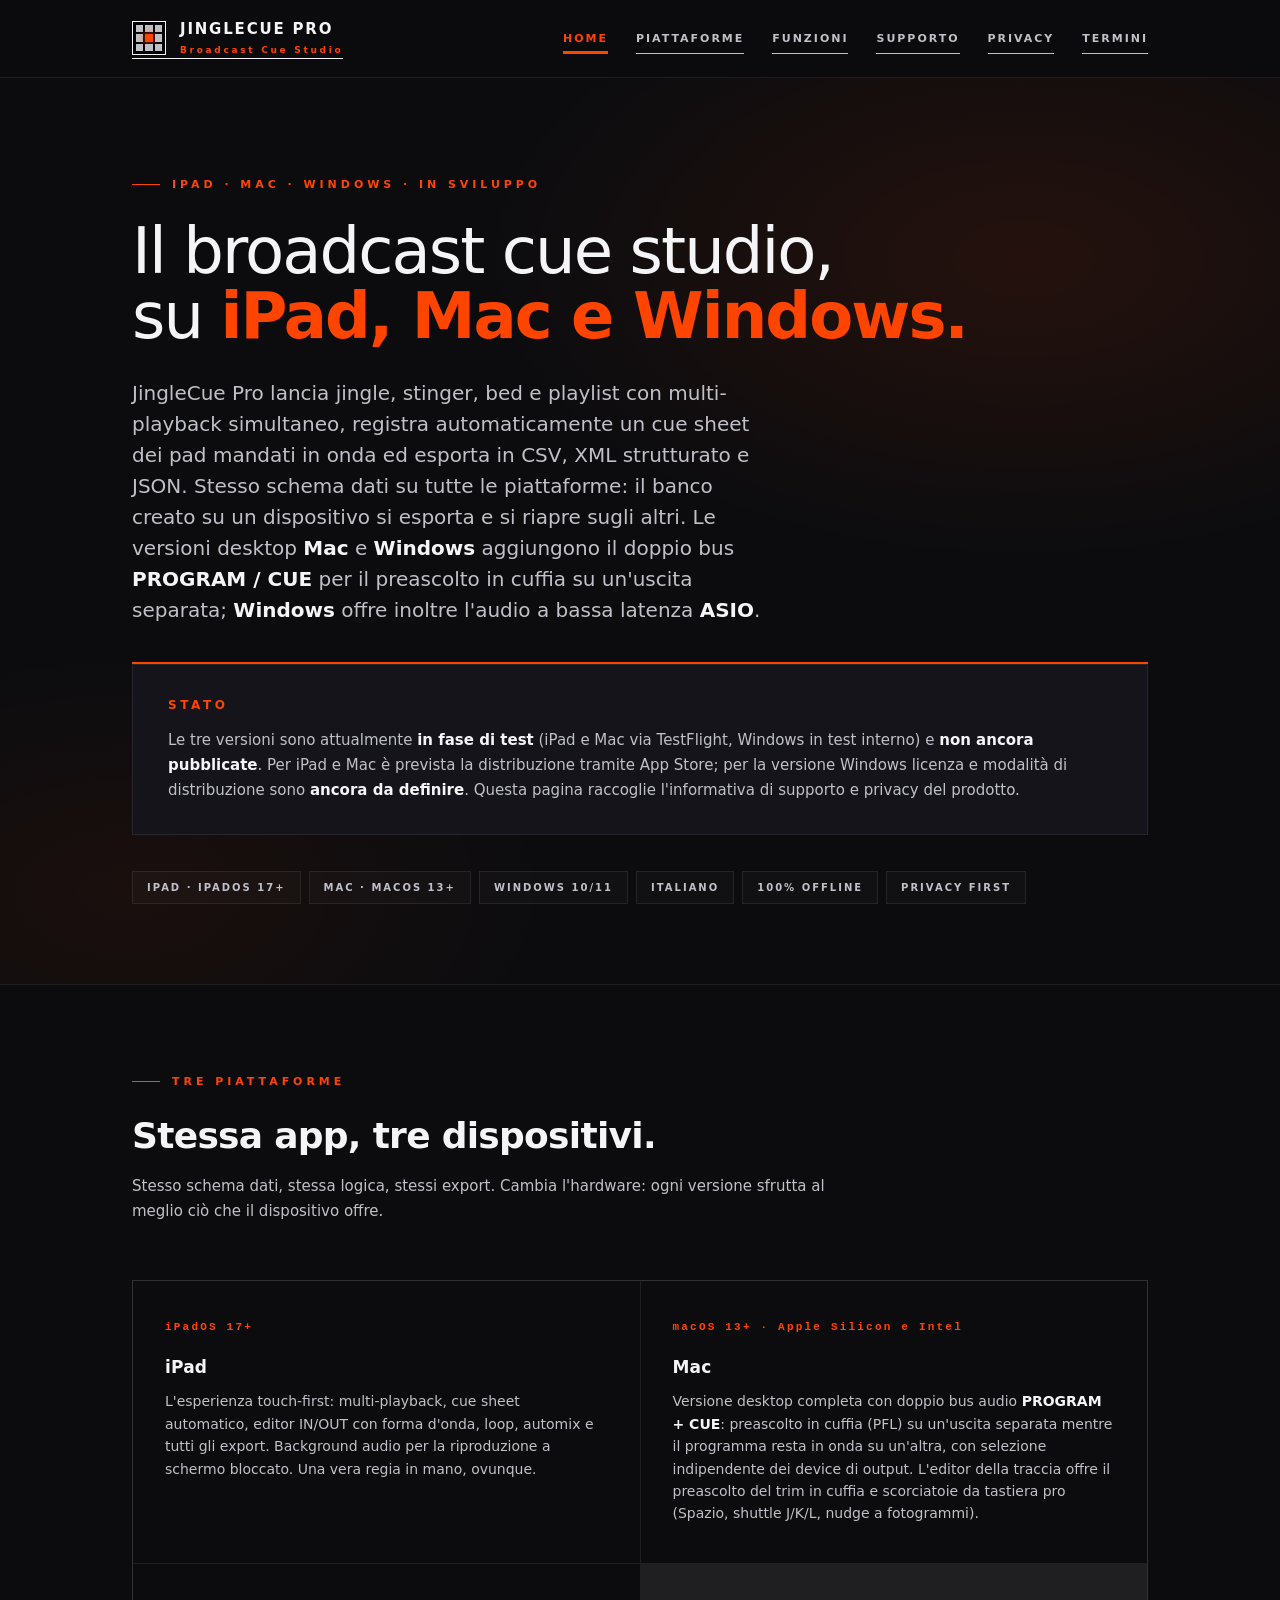
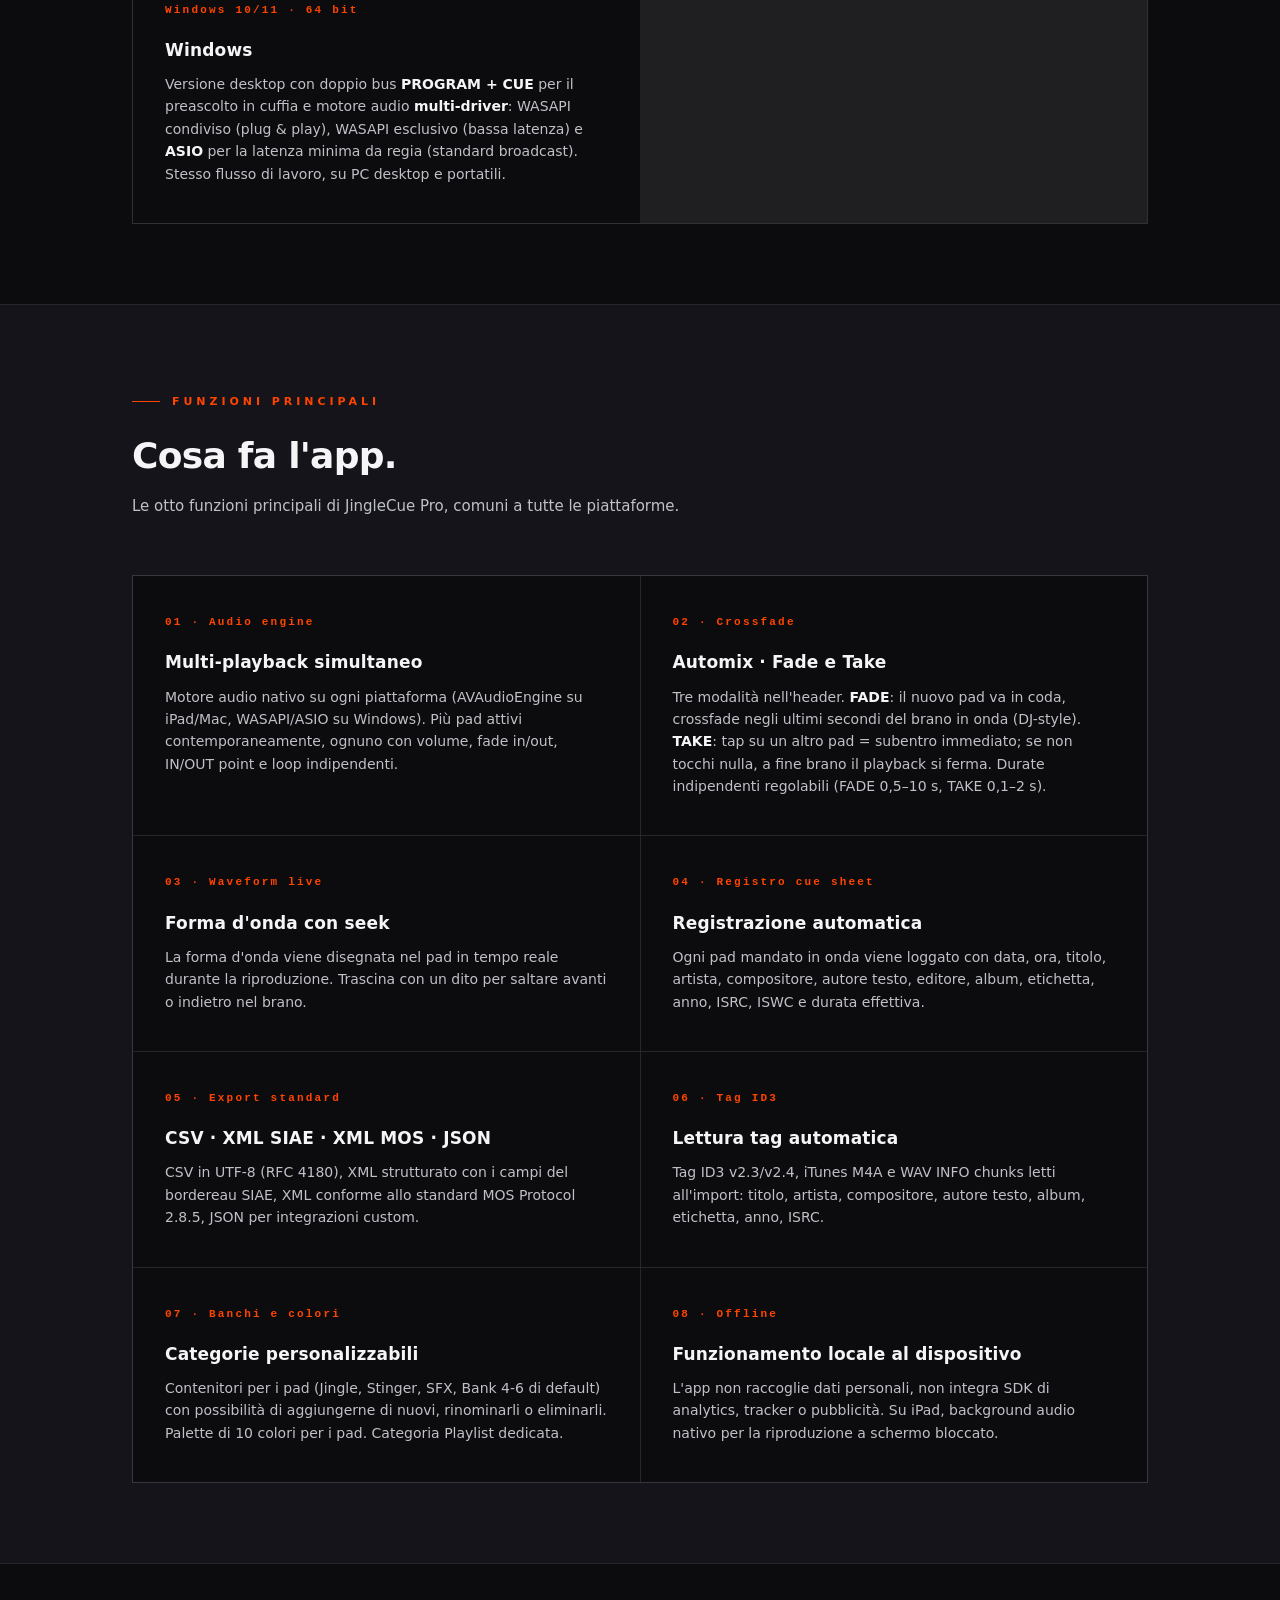
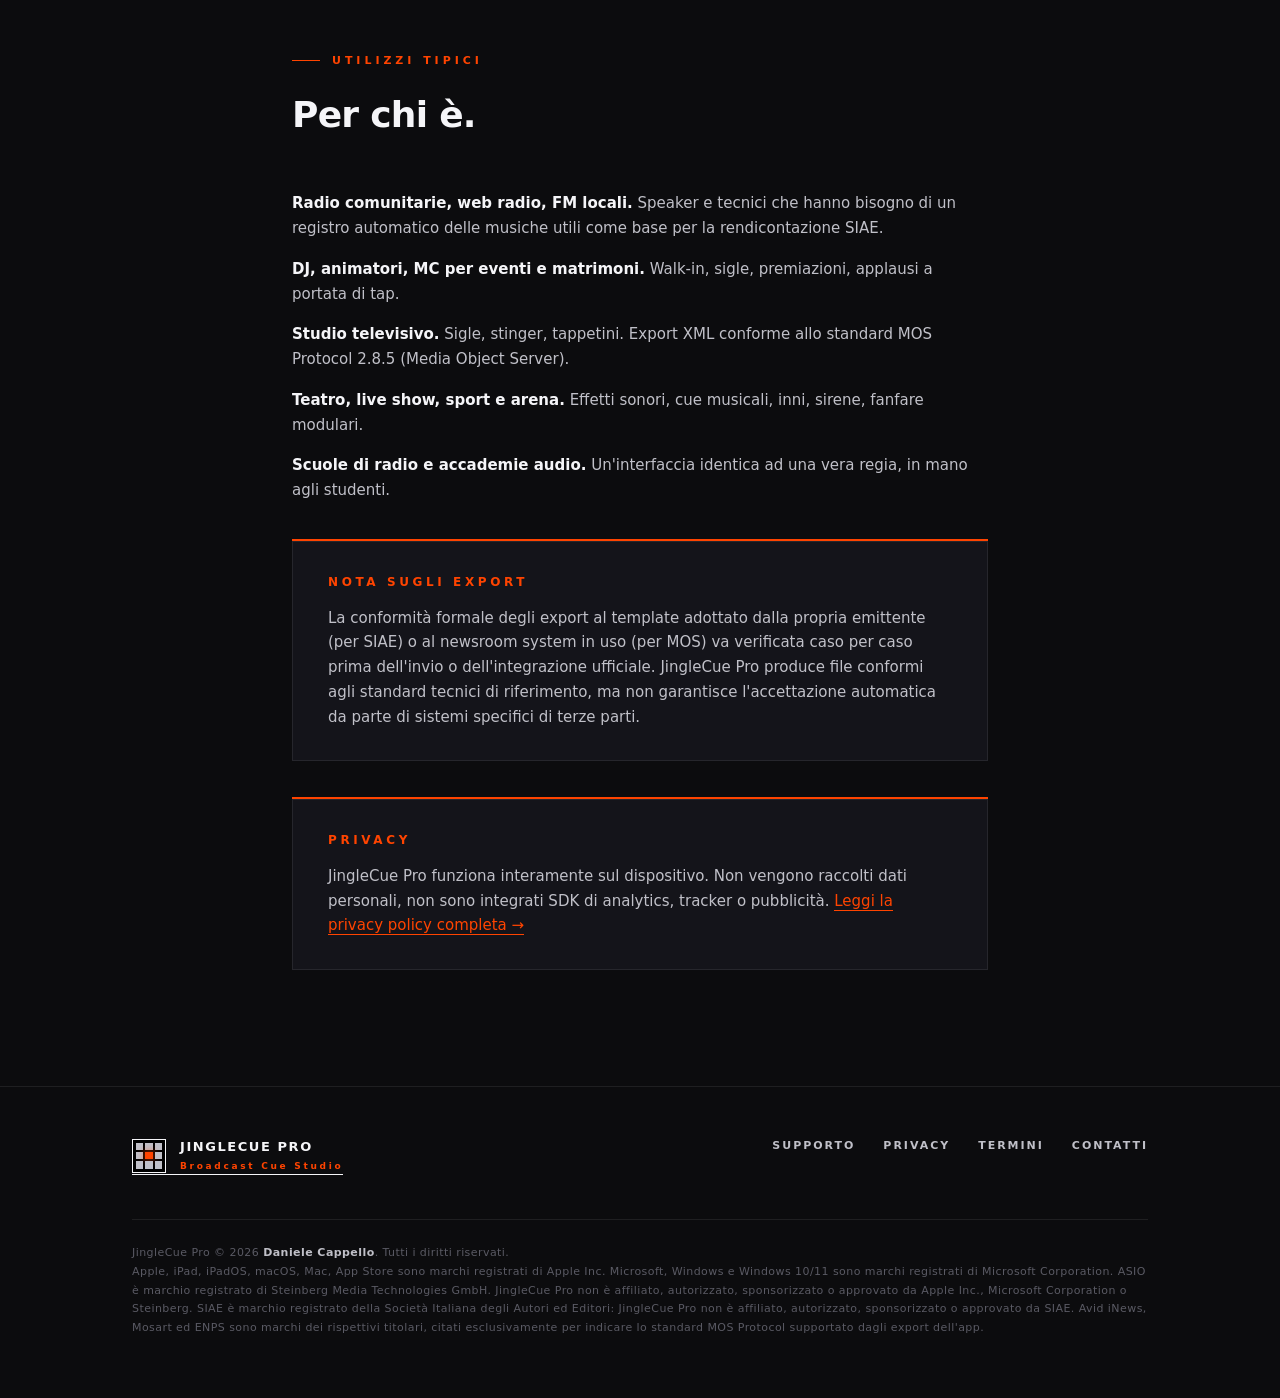
<file: index.html>
<!DOCTYPE html>
<html lang="it">
<head>
<meta charset="UTF-8">
<meta name="viewport" content="width=device-width, initial-scale=1">
<title>JingleCue Pro — Broadcast Cue Studio per iPad, Mac e Windows</title>
<meta name="description" content="JingleCue Pro è un cue studio broadcast multipiattaforma per iPad, Mac e Windows: multi-playback, registro cue sheet automatico, export XML strutturati conformi agli standard di settore. Le versioni desktop Mac e Windows aggiungono il doppio bus PROGRAM/CUE per il preascolto in cuffia. In sviluppo, attualmente in fase di test.">
<meta name="theme-color" content="#0c0c0e">
<link rel="stylesheet" href="shared.css">
</head>
<body>

<nav class="top">
  <div class="inner">
    <a href="index.html" class="logo">
      <div class="logo-mark">
        <span></span><span></span><span></span>
        <span></span><span></span><span></span>
        <span></span><span></span><span></span>
      </div>
      <div class="logo-text">
        <span class="name">JingleCue Pro</span>
        <span class="sub">Broadcast Cue Studio</span>
      </div>
    </a>
    <div class="links">
      <a href="index.html" class="active">Home</a>
      <a href="#piattaforme">Piattaforme</a>
      <a href="#funzioni">Funzioni</a>
      <a href="support.html">Supporto</a>
      <a href="privacy.html">Privacy</a>
        <a href="terms.html">Termini</a>
</div>
  </div>
</nav>

<section class="hero">
  <div class="container">
    <div class="eyebrow">iPad · Mac · Windows · In sviluppo</div>
    <h1>
      Il broadcast cue studio,<br>
      su <em>iPad, Mac e Windows.</em>
    </h1>
    <p class="lead">
      JingleCue Pro lancia jingle, stinger, bed e playlist con multi-playback
      simultaneo, registra automaticamente un cue sheet dei pad mandati in onda
      ed esporta in CSV, XML strutturato e JSON. Stesso schema dati su tutte le
      piattaforme: il banco creato su un dispositivo si esporta e si riapre sugli
      altri. Le versioni desktop <strong>Mac</strong> e <strong>Windows</strong>
      aggiungono il doppio bus <strong>PROGRAM / CUE</strong> per il preascolto in
      cuffia su un'uscita separata; <strong>Windows</strong> offre inoltre l'audio
      a bassa latenza <strong>ASIO</strong>.
    </p>

    <div class="box" style="margin-top: 36px;">
      <h3>Stato</h3>
      <p>
        Le tre versioni sono attualmente <strong>in fase di test</strong>
        (iPad e Mac via TestFlight, Windows in test interno) e
        <strong>non ancora pubblicate</strong>. Per iPad e Mac è prevista la
        distribuzione tramite App Store; per la versione Windows licenza e modalità
        di distribuzione sono <strong>ancora da definire</strong>. Questa pagina
        raccoglie l'informativa di supporto e privacy del prodotto.
      </p>
    </div>

    <div class="tags">
      <span class="tag">iPad · iPadOS 17+</span>
      <span class="tag">Mac · macOS 13+</span>
      <span class="tag">Windows 10/11</span>
      <span class="tag">Italiano</span>
      <span class="tag">100% offline</span>
      <span class="tag">Privacy first</span>
    </div>
  </div>
</section>

<section id="piattaforme">
  <div class="container">
    <div class="section-head">
      <div class="eyebrow">Tre piattaforme</div>
      <h2>Stessa app, tre dispositivi.</h2>
      <p>
        Stesso schema dati, stessa logica, stessi export. Cambia l'hardware:
        ogni versione sfrutta al meglio ciò che il dispositivo offre.
      </p>
    </div>

    <div class="features">
      <div class="feat">
        <span class="num">iPadOS 17+</span>
        <h3>iPad</h3>
        <p>L'esperienza touch-first: multi-playback, cue sheet automatico, editor IN/OUT con forma d'onda, loop, automix e tutti gli export. Background audio per la riproduzione a schermo bloccato. Una vera regia in mano, ovunque.</p>
      </div>
      <div class="feat">
        <span class="num">macOS 13+ · Apple Silicon e Intel</span>
        <h3>Mac</h3>
        <p>Versione desktop completa con doppio bus audio <strong>PROGRAM + CUE</strong>: preascolto in cuffia (PFL) su un'uscita separata mentre il programma resta in onda su un'altra, con selezione indipendente dei device di output. L'editor della traccia offre il preascolto del trim in cuffia e scorciatoie da tastiera pro (Spazio, shuttle J/K/L, nudge a fotogrammi).</p>
      </div>
      <div class="feat">
        <span class="num">Windows 10/11 · 64 bit</span>
        <h3>Windows</h3>
        <p>Versione desktop con doppio bus <strong>PROGRAM + CUE</strong> per il preascolto in cuffia e motore audio <strong>multi-driver</strong>: WASAPI condiviso (plug &amp; play), WASAPI esclusivo (bassa latenza) e <strong>ASIO</strong> per la latenza minima da regia (standard broadcast). Stesso flusso di lavoro, su PC desktop e portatili.</p>
      </div>
    </div>
  </div>
</section>

<section id="funzioni" class="alt">
  <div class="container">
    <div class="section-head">
      <div class="eyebrow">Funzioni principali</div>
      <h2>Cosa fa l'app.</h2>
      <p>
        Le otto funzioni principali di JingleCue Pro, comuni a tutte le piattaforme.
      </p>
    </div>

    <div class="features">
      <div class="feat">
        <span class="num">01 · Audio engine</span>
        <h3>Multi-playback simultaneo</h3>
        <p>Motore audio nativo su ogni piattaforma (AVAudioEngine su iPad/Mac, WASAPI/ASIO su Windows). Più pad attivi contemporaneamente, ognuno con volume, fade in/out, IN/OUT point e loop indipendenti.</p>
      </div>
      <div class="feat">
        <span class="num">02 · Crossfade</span>
        <h3>Automix · Fade e Take</h3>
        <p>Tre modalità nell'header. <strong>FADE</strong>: il nuovo pad va in coda, crossfade negli ultimi secondi del brano in onda (DJ-style). <strong>TAKE</strong>: tap su un altro pad = subentro immediato; se non tocchi nulla, a fine brano il playback si ferma. Durate indipendenti regolabili (FADE 0,5–10 s, TAKE 0,1–2 s).</p>
      </div>
      <div class="feat">
        <span class="num">03 · Waveform live</span>
        <h3>Forma d'onda con seek</h3>
        <p>La forma d'onda viene disegnata nel pad in tempo reale durante la riproduzione. Trascina con un dito per saltare avanti o indietro nel brano.</p>
      </div>
      <div class="feat">
        <span class="num">04 · Registro cue sheet</span>
        <h3>Registrazione automatica</h3>
        <p>Ogni pad mandato in onda viene loggato con data, ora, titolo, artista, compositore, autore testo, editore, album, etichetta, anno, ISRC, ISWC e durata effettiva.</p>
      </div>
      <div class="feat">
        <span class="num">05 · Export standard</span>
        <h3>CSV · XML SIAE · XML MOS · JSON</h3>
        <p>CSV in UTF-8 (RFC 4180), XML strutturato con i campi del bordereau SIAE, XML conforme allo standard MOS Protocol 2.8.5, JSON per integrazioni custom.</p>
      </div>
      <div class="feat">
        <span class="num">06 · Tag ID3</span>
        <h3>Lettura tag automatica</h3>
        <p>Tag ID3 v2.3/v2.4, iTunes M4A e WAV INFO chunks letti all'import: titolo, artista, compositore, autore testo, album, etichetta, anno, ISRC.</p>
      </div>
      <div class="feat">
        <span class="num">07 · Banchi e colori</span>
        <h3>Categorie personalizzabili</h3>
        <p>Contenitori per i pad (Jingle, Stinger, SFX, Bank 4-6 di default) con possibilità di aggiungerne di nuovi, rinominarli o eliminarli. Palette di 10 colori per i pad. Categoria Playlist dedicata.</p>
      </div>
      <div class="feat">
        <span class="num">08 · Offline</span>
        <h3>Funzionamento locale al dispositivo</h3>
        <p>L'app non raccoglie dati personali, non integra SDK di analytics, tracker o pubblicità. Su iPad, background audio nativo per la riproduzione a schermo bloccato.</p>
      </div>
    </div>
  </div>
</section>

<section>
  <div class="container narrow">
    <div class="section-head">
      <div class="eyebrow">Utilizzi tipici</div>
      <h2>Per chi è.</h2>
    </div>

    <p>
      <strong>Radio comunitarie, web radio, FM locali.</strong> Speaker e tecnici che hanno bisogno di un registro automatico delle musiche utili come base per la rendicontazione SIAE.
    </p>
    <p>
      <strong>DJ, animatori, MC per eventi e matrimoni.</strong> Walk-in, sigle, premiazioni, applausi a portata di tap.
    </p>
    <p>
      <strong>Studio televisivo.</strong> Sigle, stinger, tappetini. Export XML conforme allo standard MOS Protocol 2.8.5 (Media Object Server).
    </p>
    <p>
      <strong>Teatro, live show, sport e arena.</strong> Effetti sonori, cue musicali, inni, sirene, fanfare modulari.
    </p>
    <p>
      <strong>Scuole di radio e accademie audio.</strong> Un'interfaccia identica ad una vera regia, in mano agli studenti.
    </p>

    <div class="box">
      <h3>Nota sugli export</h3>
      <p>
        La conformità formale degli export al template adottato dalla propria emittente
        (per SIAE) o al newsroom system in uso (per MOS) va verificata caso per caso prima
        dell'invio o dell'integrazione ufficiale. JingleCue Pro produce file conformi agli
        standard tecnici di riferimento, ma non garantisce l'accettazione automatica da parte
        di sistemi specifici di terze parti.
      </p>
    </div>

    <div class="box">
      <h3>Privacy</h3>
      <p>JingleCue Pro funziona interamente sul dispositivo. Non vengono raccolti dati personali, non sono integrati SDK di analytics, tracker o pubblicità. <a href="privacy.html">Leggi la privacy policy completa →</a></p>
    </div>
  </div>
</section>

<footer class="bottom">
  <div class="container">
    <div class="row">
      <div class="left">
        <a href="index.html" class="logo" style="margin-bottom: 14px;">
          <div class="logo-mark">
            <span></span><span></span><span></span>
            <span></span><span></span><span></span>
            <span></span><span></span><span></span>
          </div>
          <div class="logo-text">
            <span class="name">JingleCue Pro</span>
            <span class="sub">Broadcast Cue Studio</span>
          </div>
        </a>
      </div>
      <div class="right">
        <a href="support.html">Supporto</a>
        <a href="privacy.html">Privacy</a>
        <a href="terms.html">Termini</a>
<a href="mailto:info@danielecappello.com">Contatti</a>
      </div>
    </div>
    <div class="legal">
      JingleCue Pro © 2026 <strong style="color: var(--text-2)">Daniele Cappello</strong>. Tutti i diritti riservati.<br>
      Apple, iPad, iPadOS, macOS, Mac, App Store sono marchi registrati di Apple Inc. Microsoft, Windows e Windows 10/11 sono marchi registrati di Microsoft Corporation. ASIO è marchio registrato di Steinberg Media Technologies GmbH. JingleCue Pro non è affiliato, autorizzato, sponsorizzato o approvato da Apple Inc., Microsoft Corporation o Steinberg. SIAE è marchio registrato della Società Italiana degli Autori ed Editori: JingleCue Pro non è affiliato, autorizzato, sponsorizzato o approvato da SIAE. Avid iNews, Mosart ed ENPS sono marchi dei rispettivi titolari, citati esclusivamente per indicare lo standard MOS Protocol supportato dagli export dell'app.
    </div>
  </div>
</footer>

</body>
</html>
</file>
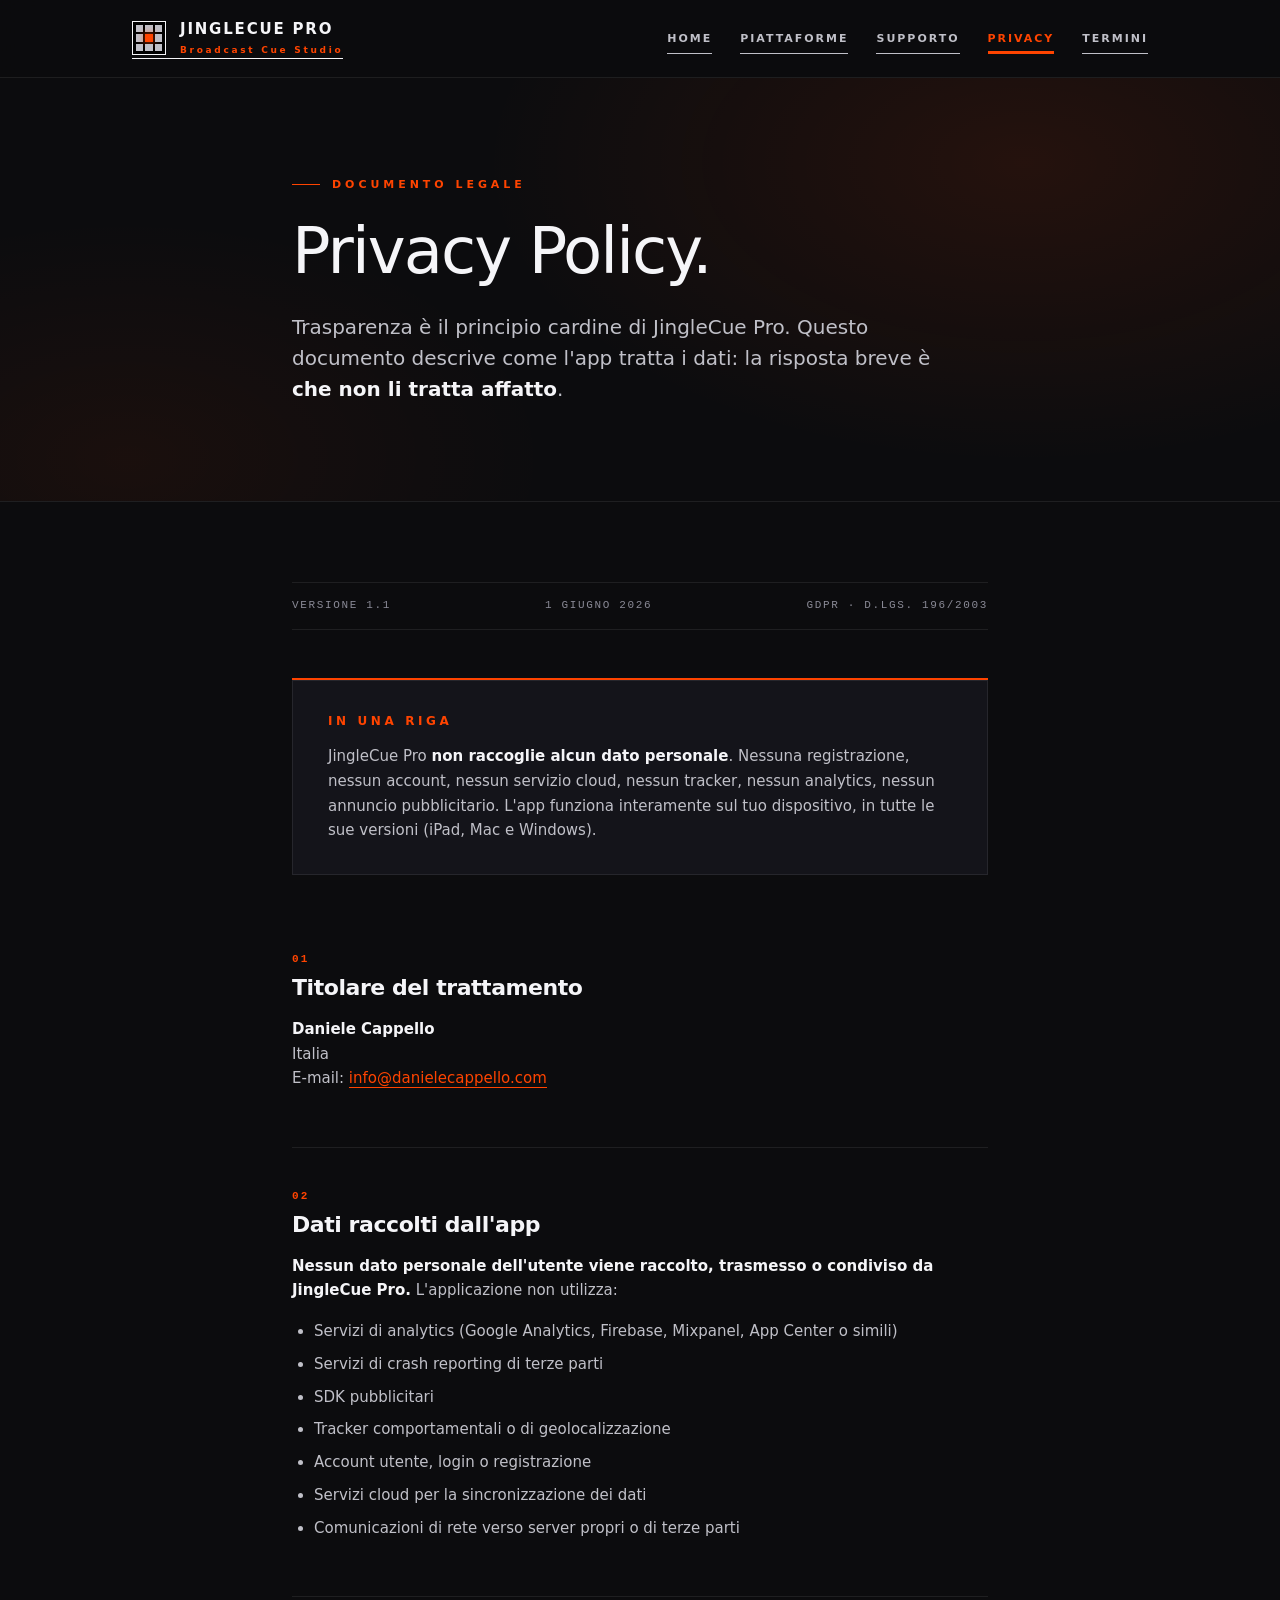
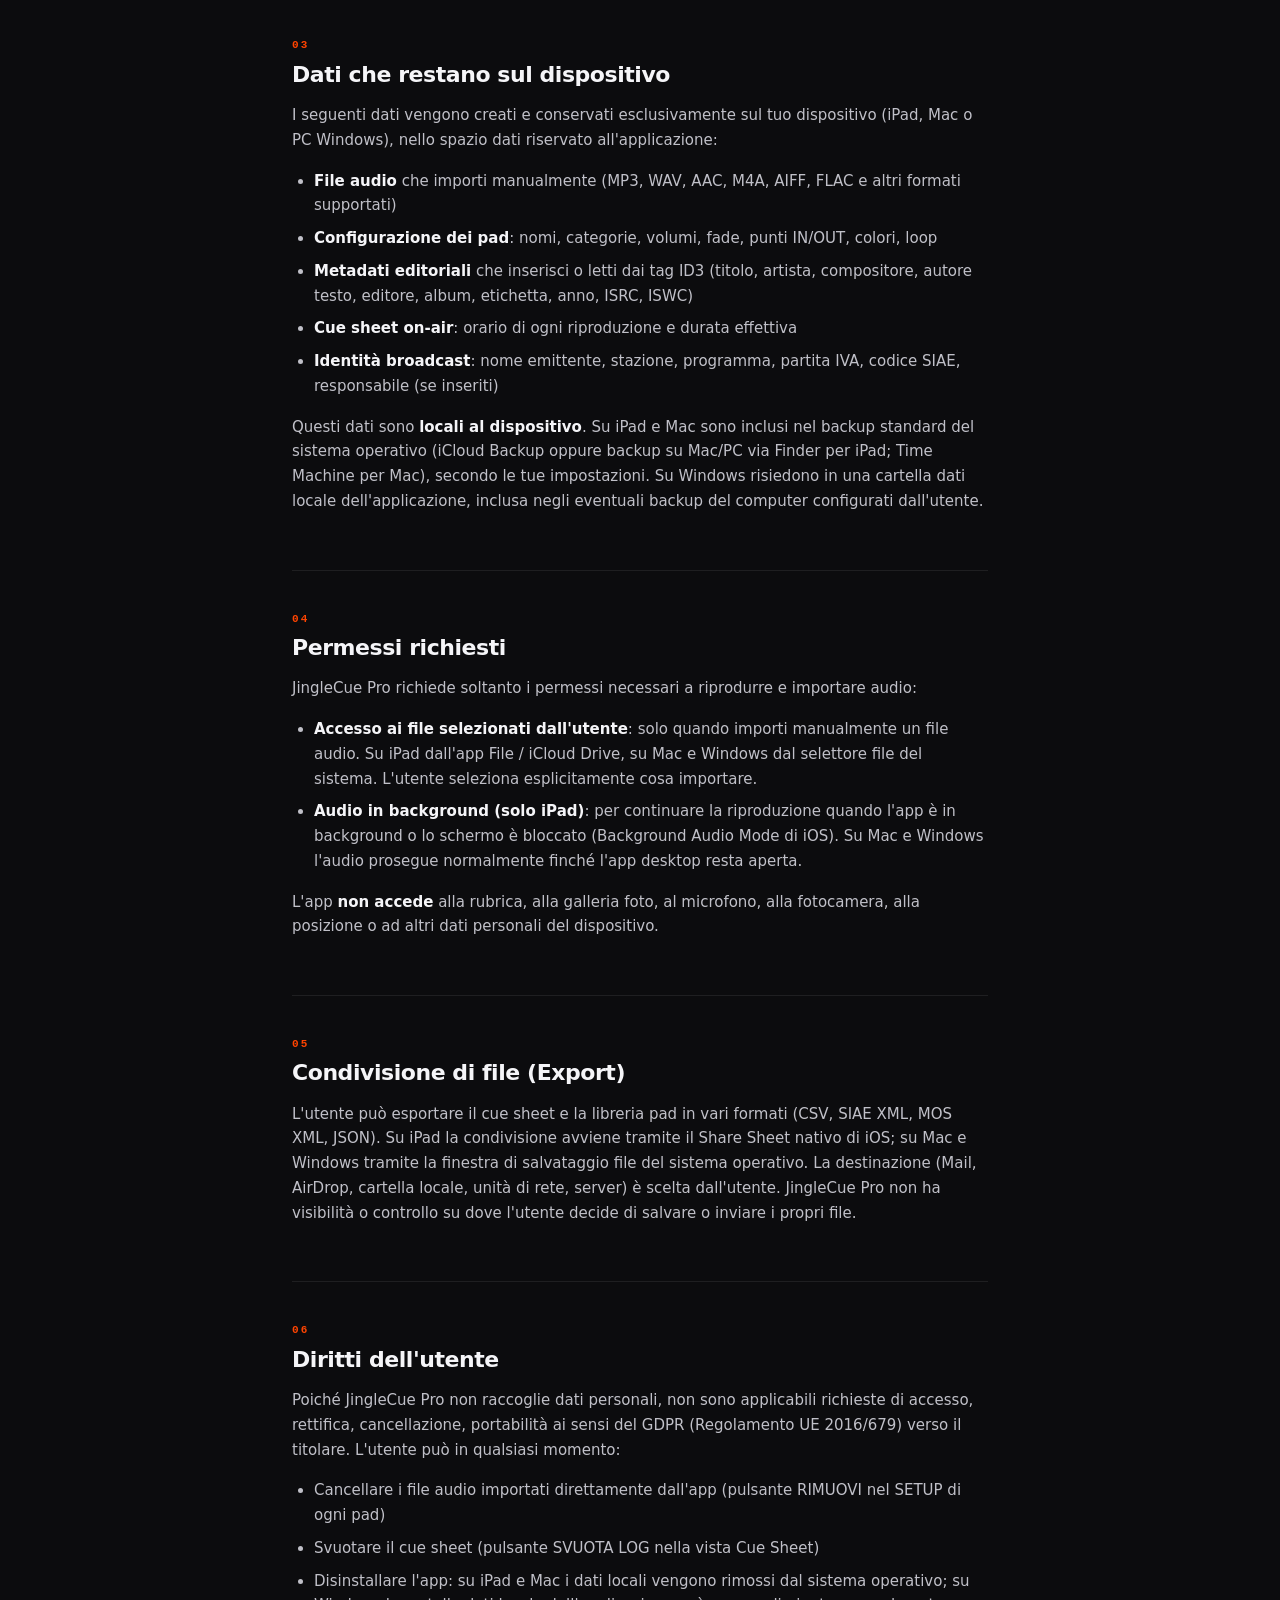
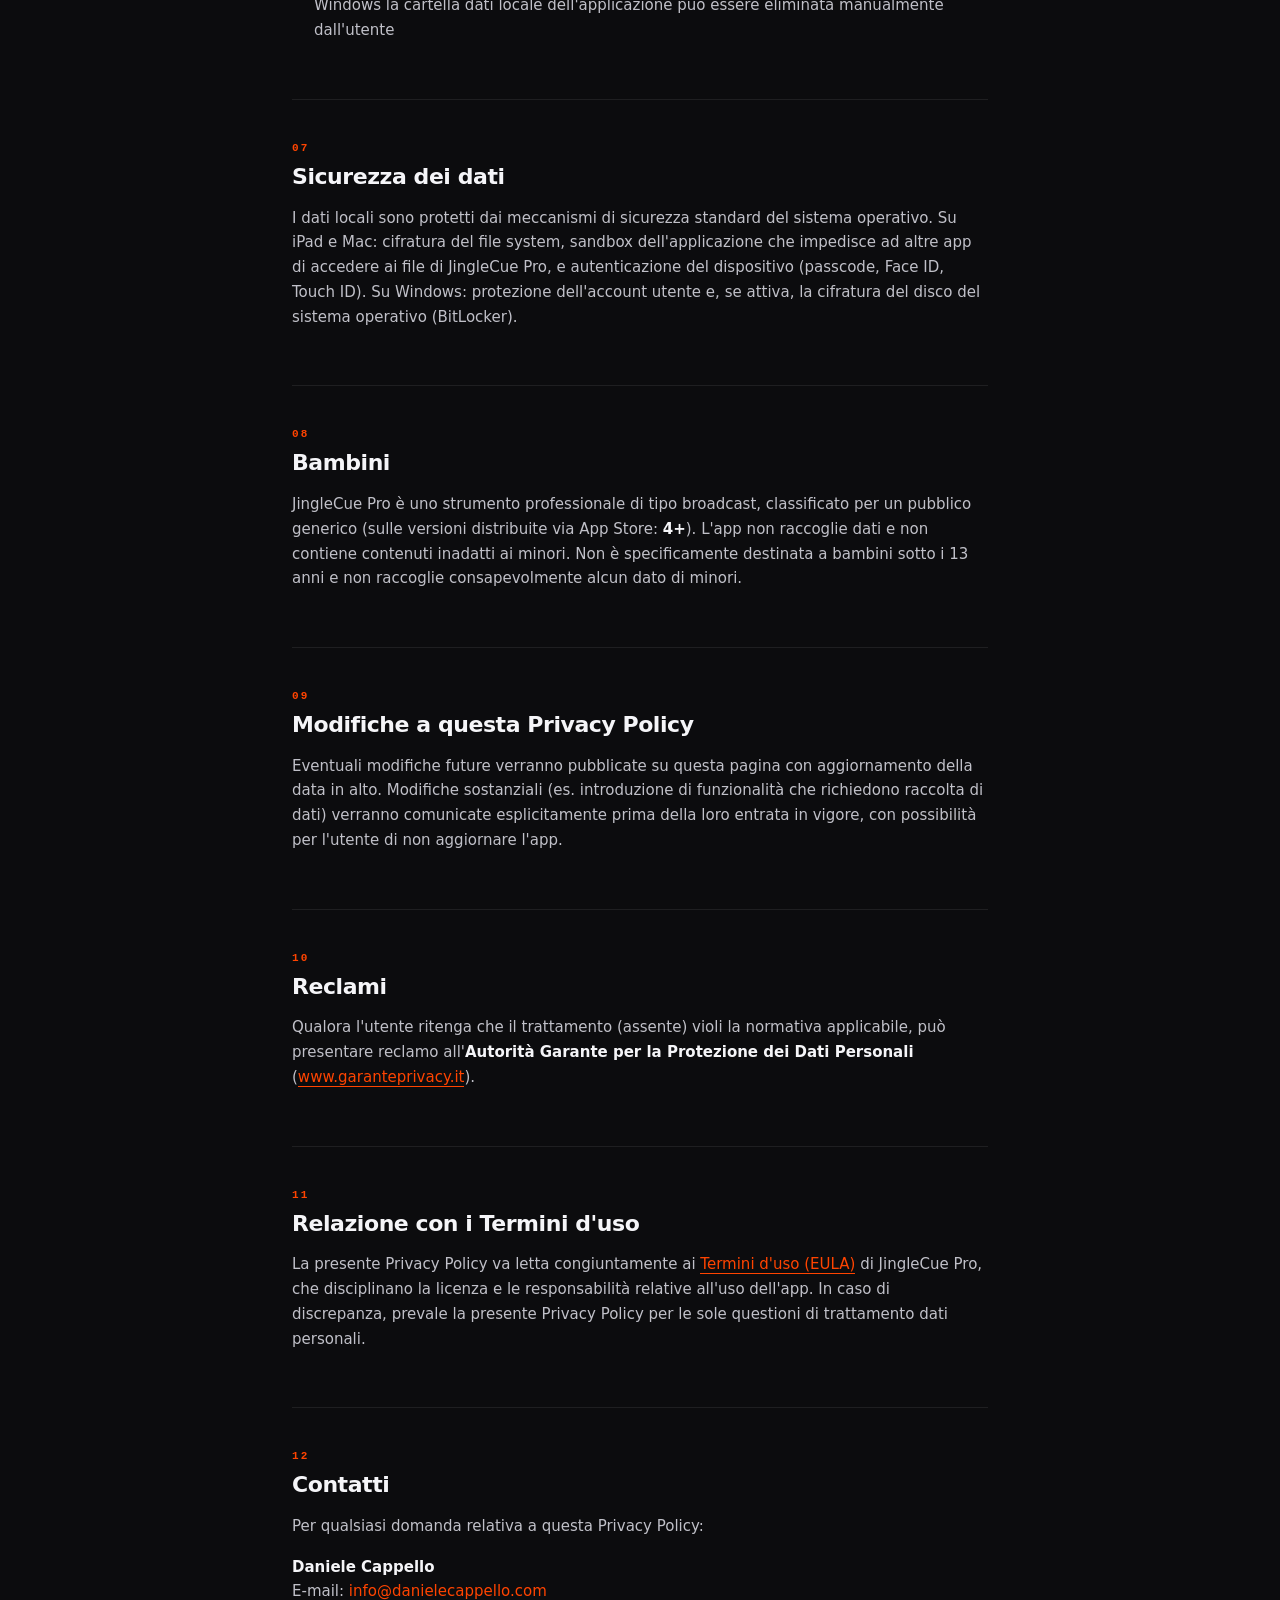
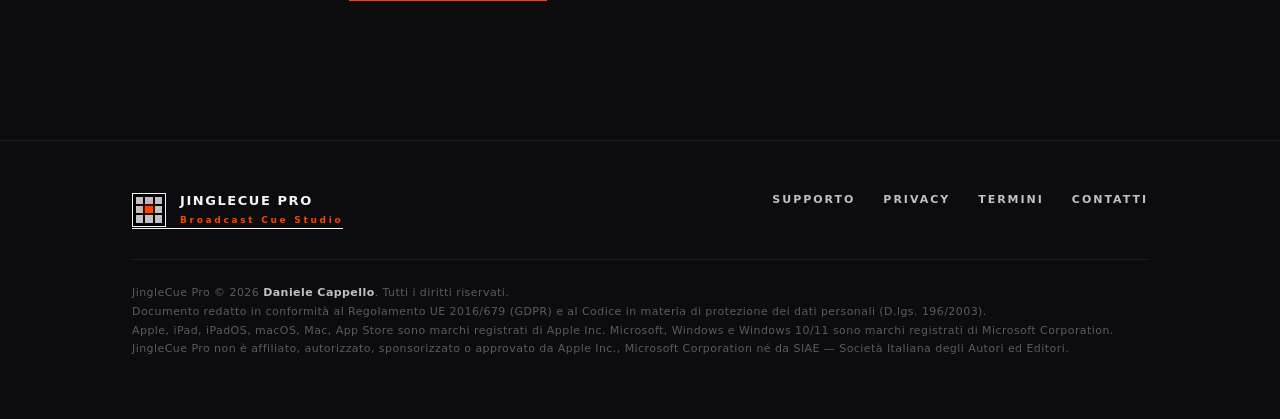
<file: privacy.html>
<!DOCTYPE html>
<html lang="it">
<head>
<meta charset="UTF-8">
<meta name="viewport" content="width=device-width, initial-scale=1">
<title>Privacy Policy — JingleCue Pro</title>
<meta name="description" content="Privacy policy di JingleCue Pro. Nessun dato raccolto. App 100% offline.">
<meta name="theme-color" content="#0c0c0e">
<link rel="stylesheet" href="shared.css">
</head>
<body>

<nav class="top">
  <div class="inner">
    <a href="index.html" class="logo">
      <div class="logo-mark">
        <span></span><span></span><span></span>
        <span></span><span></span><span></span>
        <span></span><span></span><span></span>
      </div>
      <div class="logo-text">
        <span class="name">JingleCue Pro</span>
        <span class="sub">Broadcast Cue Studio</span>
      </div>
    </a>
    <div class="links">
      <a href="index.html">Home</a>
      <a href="index.html#piattaforme">Piattaforme</a>
      <a href="support.html">Supporto</a>
      <a href="privacy.html" class="active">Privacy</a>
      <a href="terms.html">Termini</a>
</div>
  </div>
</nav>

<section class="hero">
  <div class="container narrow">
    <div class="eyebrow">Documento legale</div>
    <h1>Privacy Policy.</h1>
    <p class="lead">
      Trasparenza è il principio cardine di JingleCue Pro. Questo documento descrive
      come l'app tratta i dati: la risposta breve è <strong>che non li tratta affatto</strong>.
    </p>
  </div>
</section>

<section>
  <div class="container narrow">

    <div class="meta-line">
      <span>Versione 1.1</span>
      <span>1 giugno 2026</span>
      <span>GDPR · D.lgs. 196/2003</span>
    </div>

    <div class="box">
      <h3>In una riga</h3>
      <p>
        JingleCue Pro <strong>non raccoglie alcun dato personale</strong>. Nessuna registrazione,
        nessun account, nessun servizio cloud, nessun tracker, nessun analytics,
        nessun annuncio pubblicitario. L'app funziona interamente sul tuo dispositivo,
        in tutte le sue versioni (iPad, Mac e Windows).
      </p>
    </div>

    <div class="legal-section">
      <span class="section-number">01</span>
      <h2>Titolare del trattamento</h2>
      <p>
        <strong>Daniele Cappello</strong><br>
        Italia<br>
        E-mail: <a href="mailto:info@danielecappello.com">info@danielecappello.com</a>
      </p>
    </div>

    <div class="legal-section">
      <span class="section-number">02</span>
      <h2>Dati raccolti dall'app</h2>
      <p>
        <strong>Nessun dato personale dell'utente viene raccolto, trasmesso o condiviso da JingleCue Pro.</strong>
        L'applicazione non utilizza:
      </p>
      <ul>
        <li>Servizi di analytics (Google Analytics, Firebase, Mixpanel, App Center o simili)</li>
        <li>Servizi di crash reporting di terze parti</li>
        <li>SDK pubblicitari</li>
        <li>Tracker comportamentali o di geolocalizzazione</li>
        <li>Account utente, login o registrazione</li>
        <li>Servizi cloud per la sincronizzazione dei dati</li>
        <li>Comunicazioni di rete verso server propri o di terze parti</li>
      </ul>
    </div>

    <div class="legal-section">
      <span class="section-number">03</span>
      <h2>Dati che restano sul dispositivo</h2>
      <p>I seguenti dati vengono creati e conservati esclusivamente sul tuo dispositivo (iPad, Mac o PC Windows), nello spazio dati riservato all'applicazione:</p>
      <ul>
        <li><strong>File audio</strong> che importi manualmente (MP3, WAV, AAC, M4A, AIFF, FLAC e altri formati supportati)</li>
        <li><strong>Configurazione dei pad</strong>: nomi, categorie, volumi, fade, punti IN/OUT, colori, loop</li>
        <li><strong>Metadati editoriali</strong> che inserisci o letti dai tag ID3 (titolo, artista, compositore, autore testo, editore, album, etichetta, anno, ISRC, ISWC)</li>
        <li><strong>Cue sheet on-air</strong>: orario di ogni riproduzione e durata effettiva</li>
        <li><strong>Identità broadcast</strong>: nome emittente, stazione, programma, partita IVA, codice SIAE, responsabile (se inseriti)</li>
      </ul>
      <p>
        Questi dati sono <strong>locali al dispositivo</strong>. Su iPad e Mac sono inclusi nel backup standard del
        sistema operativo (iCloud Backup oppure backup su Mac/PC via Finder per iPad; Time Machine per Mac), secondo
        le tue impostazioni. Su Windows risiedono in una cartella dati locale dell'applicazione, inclusa negli
        eventuali backup del computer configurati dall'utente.
      </p>
    </div>

    <div class="legal-section">
      <span class="section-number">04</span>
      <h2>Permessi richiesti</h2>
      <p>JingleCue Pro richiede soltanto i permessi necessari a riprodurre e importare audio:</p>
      <ul>
        <li><strong>Accesso ai file selezionati dall'utente</strong>: solo quando importi manualmente un file audio. Su iPad dall'app File / iCloud Drive, su Mac e Windows dal selettore file del sistema. L'utente seleziona esplicitamente cosa importare.</li>
        <li><strong>Audio in background (solo iPad)</strong>: per continuare la riproduzione quando l'app è in background o lo schermo è bloccato (Background Audio Mode di iOS). Su Mac e Windows l'audio prosegue normalmente finché l'app desktop resta aperta.</li>
      </ul>
      <p>
        L'app <strong>non accede</strong> alla rubrica, alla galleria foto, al microfono, alla fotocamera,
        alla posizione o ad altri dati personali del dispositivo.
      </p>
    </div>

    <div class="legal-section">
      <span class="section-number">05</span>
      <h2>Condivisione di file (Export)</h2>
      <p>
        L'utente può esportare il cue sheet e la libreria pad in vari formati (CSV, SIAE XML, MOS XML, JSON).
        Su iPad la condivisione avviene tramite il Share Sheet nativo di iOS; su Mac e Windows tramite la finestra
        di salvataggio file del sistema operativo. La destinazione (Mail, AirDrop, cartella locale, unità di rete,
        server) è scelta dall'utente. JingleCue Pro non ha visibilità o controllo su dove l'utente decide di
        salvare o inviare i propri file.
      </p>
    </div>

    <div class="legal-section">
      <span class="section-number">06</span>
      <h2>Diritti dell'utente</h2>
      <p>
        Poiché JingleCue Pro non raccoglie dati personali, non sono applicabili richieste di accesso, rettifica,
        cancellazione, portabilità ai sensi del GDPR (Regolamento UE 2016/679) verso il titolare. L'utente può
        in qualsiasi momento:
      </p>
      <ul>
        <li>Cancellare i file audio importati direttamente dall'app (pulsante RIMUOVI nel SETUP di ogni pad)</li>
        <li>Svuotare il cue sheet (pulsante SVUOTA LOG nella vista Cue Sheet)</li>
        <li>Disinstallare l'app: su iPad e Mac i dati locali vengono rimossi dal sistema operativo; su Windows la cartella dati locale dell'applicazione può essere eliminata manualmente dall'utente</li>
      </ul>
    </div>

    <div class="legal-section">
      <span class="section-number">07</span>
      <h2>Sicurezza dei dati</h2>
      <p>
        I dati locali sono protetti dai meccanismi di sicurezza standard del sistema operativo. Su iPad e Mac:
        cifratura del file system, sandbox dell'applicazione che impedisce ad altre app di accedere ai file di
        JingleCue Pro, e autenticazione del dispositivo (passcode, Face ID, Touch ID). Su Windows: protezione
        dell'account utente e, se attiva, la cifratura del disco del sistema operativo (BitLocker).
      </p>
    </div>

    <div class="legal-section">
      <span class="section-number">08</span>
      <h2>Bambini</h2>
      <p>
        JingleCue Pro è uno strumento professionale di tipo broadcast, classificato per un pubblico generico
        (sulle versioni distribuite via App Store: <strong>4+</strong>). L'app non raccoglie dati e non contiene
        contenuti inadatti ai minori. Non è specificamente destinata a bambini sotto i 13 anni e non raccoglie
        consapevolmente alcun dato di minori.
      </p>
    </div>

    <div class="legal-section">
      <span class="section-number">09</span>
      <h2>Modifiche a questa Privacy Policy</h2>
      <p>
        Eventuali modifiche future verranno pubblicate su questa pagina con aggiornamento della data in alto.
        Modifiche sostanziali (es. introduzione di funzionalità che richiedono raccolta di dati) verranno
        comunicate esplicitamente prima della loro entrata in vigore, con possibilità per l'utente di non aggiornare l'app.
      </p>
    </div>

    <div class="legal-section">
      <span class="section-number">10</span>
      <h2>Reclami</h2>
      <p>
        Qualora l'utente ritenga che il trattamento (assente) violi la normativa applicabile, può presentare
        reclamo all'<strong>Autorità Garante per la Protezione dei Dati Personali</strong>
        (<a href="https://www.garanteprivacy.it/" target="_blank" rel="noopener">www.garanteprivacy.it</a>).
      </p>
    </div>

    <div class="legal-section">
      <span class="section-number">11</span>
      <h2>Relazione con i Termini d'uso</h2>
      <p>
        La presente Privacy Policy va letta congiuntamente ai <a href="terms.html">Termini d'uso (EULA)</a>
        di JingleCue Pro, che disciplinano la licenza e le responsabilità relative all'uso dell'app.
        In caso di discrepanza, prevale la presente Privacy Policy per le sole questioni di
        trattamento dati personali.
      </p>
    </div>

    <div class="legal-section">
      <span class="section-number">12</span>
      <h2>Contatti</h2>
      <p>Per qualsiasi domanda relativa a questa Privacy Policy:</p>
      <p>
        <strong>Daniele Cappello</strong><br>
        E-mail: <a href="mailto:info@danielecappello.com">info@danielecappello.com</a>
      </p>
    </div>

  </div>
</section>

<footer class="bottom">
  <div class="container">
    <div class="row">
      <div class="left">
        <a href="index.html" class="logo">
          <div class="logo-mark">
            <span></span><span></span><span></span>
            <span></span><span></span><span></span>
            <span></span><span></span><span></span>
          </div>
          <div class="logo-text">
            <span class="name">JingleCue Pro</span>
            <span class="sub">Broadcast Cue Studio</span>
          </div>
        </a>
      </div>
      <div class="right">
        <a href="support.html">Supporto</a>
        <a href="privacy.html">Privacy</a>
        <a href="terms.html">Termini</a>
<a href="mailto:info@danielecappello.com">Contatti</a>
      </div>
    </div>
    <div class="legal">
      JingleCue Pro © 2026 <strong style="color: var(--text-2)">Daniele Cappello</strong>. Tutti i diritti riservati.<br>
      Documento redatto in conformità al Regolamento UE 2016/679 (GDPR) e al Codice in materia di protezione dei dati personali (D.lgs. 196/2003).<br>
      Apple, iPad, iPadOS, macOS, Mac, App Store sono marchi registrati di Apple Inc. Microsoft, Windows e Windows 10/11 sono marchi registrati di Microsoft Corporation. JingleCue Pro non è affiliato, autorizzato, sponsorizzato o approvato da Apple Inc., Microsoft Corporation né da SIAE — Società Italiana degli Autori ed Editori.
    </div>
  </div>
</footer>

</body>
</html>
</file>
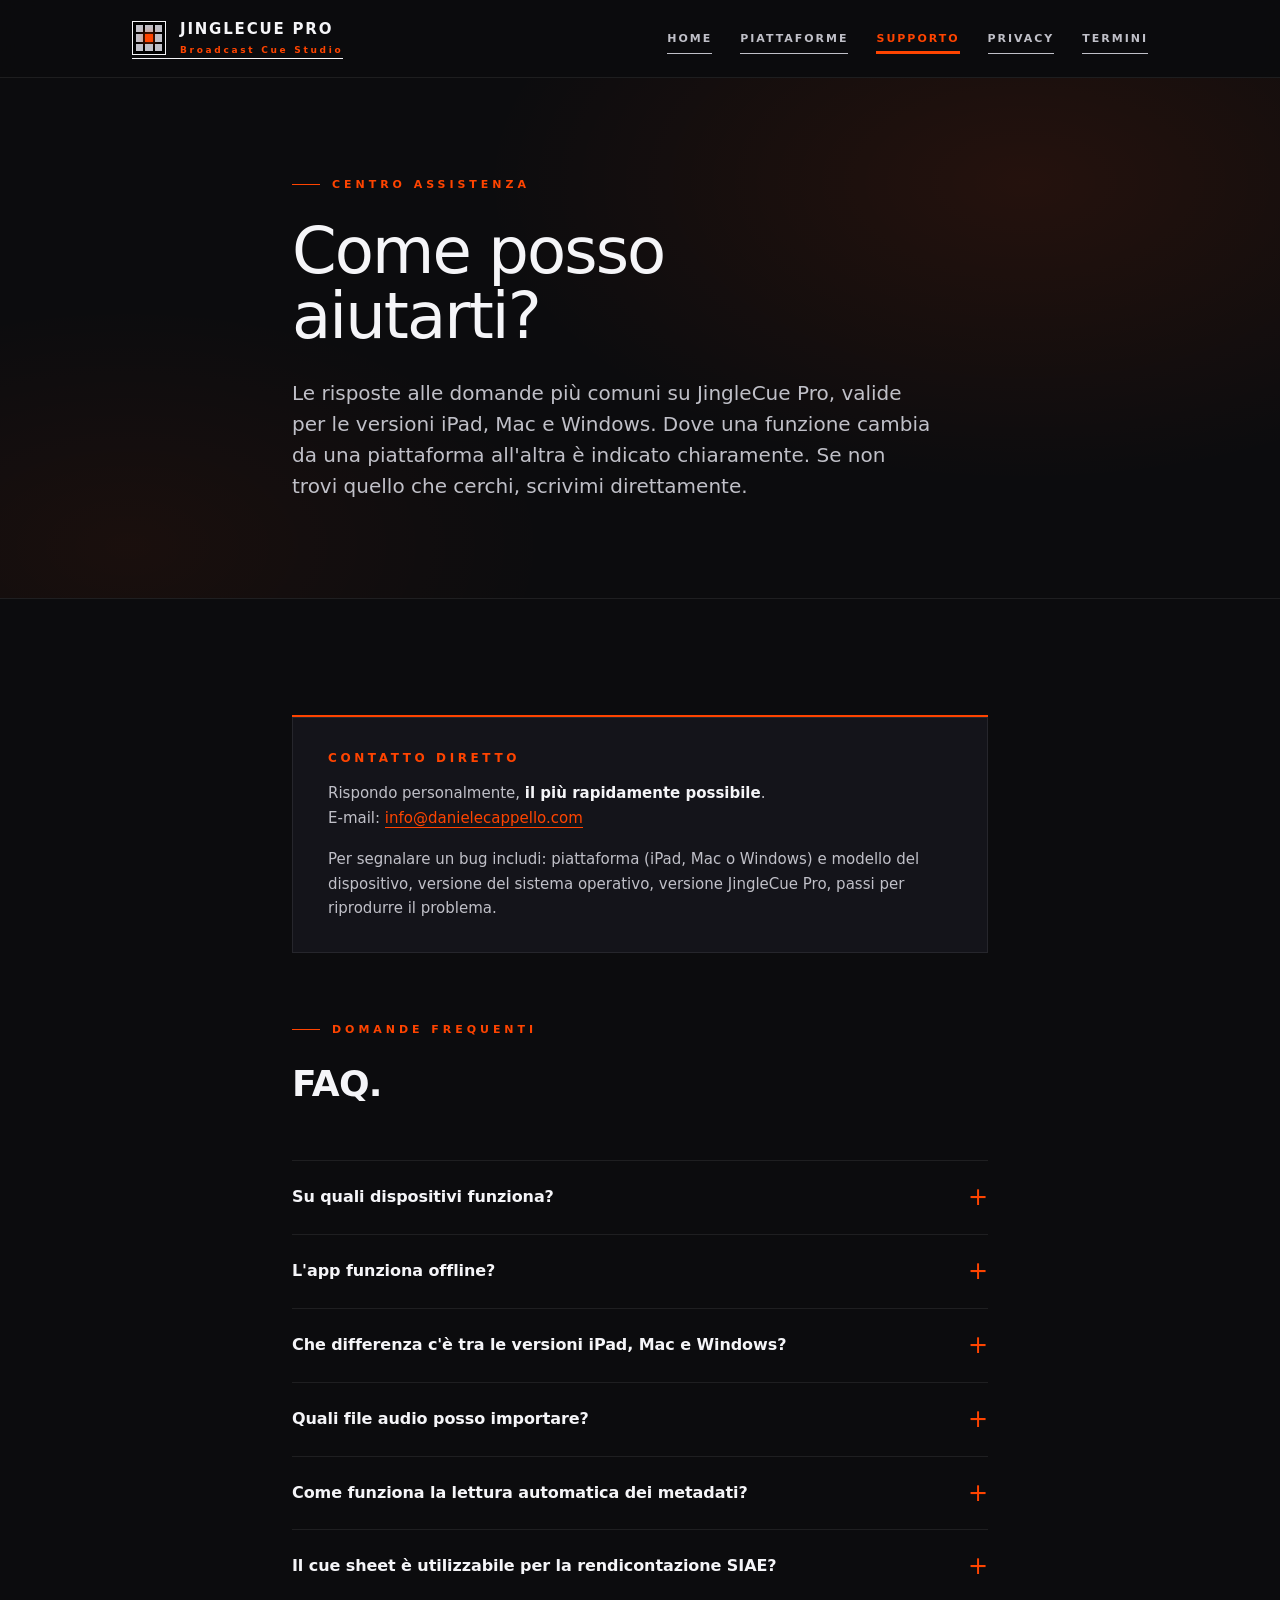
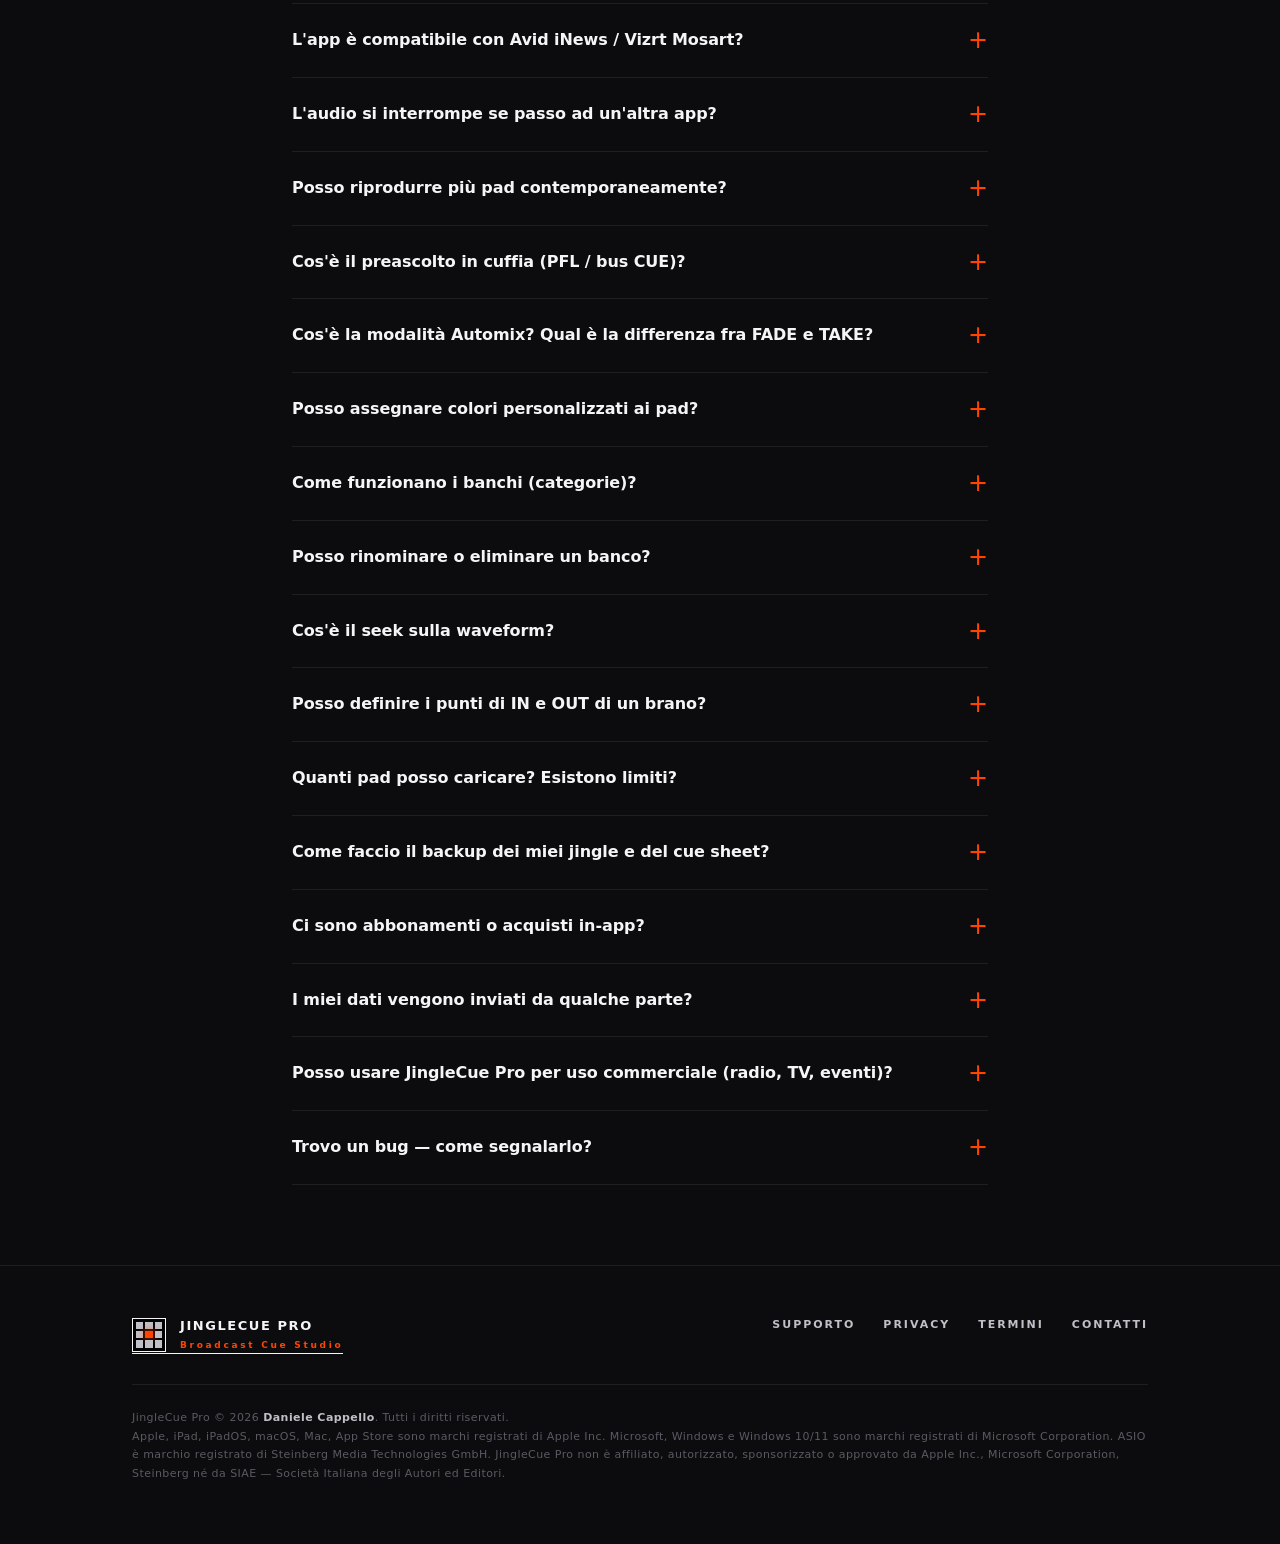
<file: support.html>
<!DOCTYPE html>
<html lang="it">
<head>
<meta charset="UTF-8">
<meta name="viewport" content="width=device-width, initial-scale=1">
<title>Supporto — JingleCue Pro</title>
<meta name="description" content="Centro assistenza JingleCue Pro per iPad, Mac e Windows. FAQ, troubleshooting, contatto diretto.">
<meta name="theme-color" content="#0c0c0e">
<link rel="stylesheet" href="shared.css">
</head>
<body>

<nav class="top">
  <div class="inner">
    <a href="index.html" class="logo">
      <div class="logo-mark">
        <span></span><span></span><span></span>
        <span></span><span></span><span></span>
        <span></span><span></span><span></span>
      </div>
      <div class="logo-text">
        <span class="name">JingleCue Pro</span>
        <span class="sub">Broadcast Cue Studio</span>
      </div>
    </a>
    <div class="links">
      <a href="index.html">Home</a>
      <a href="index.html#piattaforme">Piattaforme</a>
      <a href="support.html" class="active">Supporto</a>
      <a href="privacy.html">Privacy</a>
        <a href="terms.html">Termini</a>
</div>
  </div>
</nav>

<section class="hero">
  <div class="container narrow">
    <div class="eyebrow">Centro assistenza</div>
    <h1>Come posso<br>aiutarti?</h1>
    <p class="lead">
      Le risposte alle domande più comuni su JingleCue Pro, valide per le versioni
      iPad, Mac e Windows. Dove una funzione cambia da una piattaforma all'altra è
      indicato chiaramente. Se non trovi quello che cerchi, scrivimi direttamente.
    </p>
  </div>
</section>

<section>
  <div class="container narrow">

    <div class="box">
      <h3>Contatto diretto</h3>
      <p>
        Rispondo personalmente, <strong>il più rapidamente possibile</strong>.<br>
        E-mail: <a href="mailto:info@danielecappello.com">info@danielecappello.com</a>
      </p>
      <p>
        Per segnalare un bug includi: piattaforma (iPad, Mac o Windows) e modello del dispositivo,
        versione del sistema operativo, versione JingleCue Pro, passi per riprodurre il problema.
      </p>
    </div>

    <div class="section-head" style="margin-top: 60px;">
      <div class="eyebrow">Domande frequenti</div>
      <h2>FAQ.</h2>
    </div>

    <div class="faq">

      <details>
        <summary>Su quali dispositivi funziona?</summary>
        <p>JingleCue Pro è disponibile in tre versioni native:</p>
        <ul>
          <li><strong>iPad</strong> — iPadOS 17.0 o superiore, in orientamento landscape. Esperienza ottimale su iPad Pro 11", 12.9" e 13".</li>
          <li><strong>Mac</strong> — macOS 13 (Ventura) o superiore. Apple Silicon e Intel.</li>
          <li><strong>Windows</strong> — Windows 10 e 11 a 64 bit (Intel/AMD e ARM).</li>
        </ul>
        <p>
          Le tre versioni condividono lo stesso schema dati: un banco creato su un dispositivo
          si esporta e si riapre sugli altri. Cambiano alcune funzioni legate all'hardware,
          descritte nelle domande seguenti.
        </p>
      </details>

      <details>
        <summary>L'app funziona offline?</summary>
        <p>
          Sì, tutte e tre le versioni funzionano <strong>interamente sul dispositivo</strong>. Audio,
          configurazione e cue sheet sono salvati in locale. Non serve connessione internet, non ci
          sono account, non c'è cloud. I tuoi dati non lasciano mai il dispositivo.
        </p>
      </details>

      <details>
        <summary>Che differenza c'è tra le versioni iPad, Mac e Windows?</summary>
        <p>
          Il flusso di lavoro, il cue sheet, gli export e la logica audio sono gli stessi. Cambia
          ciò che ogni piattaforma può offrire a livello di hardware audio:
        </p>
        <ul>
          <li><strong>Mac e Windows (desktop).</strong> Entrambe hanno il doppio bus audio
          <strong>PROGRAM + CUE</strong>: puoi mandare il programma in onda su un'uscita e
          preascoltare un altro pad in cuffia (PFL) su un'uscita separata.</li>
          <li><strong>Specifico del Mac.</strong> L'editor della traccia consente il preascolto del
          trim sul bus CUE con scorciatoie da tastiera professionali (Spazio, shuttle J/K/L, nudge a
          fotogrammi con le frecce).</li>
          <li><strong>Specifico di Windows.</strong> Motore audio <strong>multi-driver</strong>:
          WASAPI condiviso (plug &amp; play), WASAPI esclusivo (bassa latenza) e <strong>ASIO</strong>
          per la latenza minima da regia.</li>
          <li><strong>iPad.</strong> Esperienza touch-first completa, con background audio per la
          riproduzione a schermo bloccato. iPadOS espone una sola uscita audio di sistema, quindi il
          preascolto in cuffia isolato dall'on-air (bus CUE separato) è disponibile solo sulle
          versioni desktop Mac e Windows.</li>
        </ul>
      </details>

      <details>
        <summary>Quali file audio posso importare?</summary>
        <p>
          Tutte le versioni importano i formati audio più comuni: <strong>MP3, WAV, AAC, M4A,
          AIFF e FLAC</strong>. Le versioni Mac e iPad supportano inoltre gli altri formati
          riconosciuti nativamente dal sistema (ALAC, CAF, Opus).
        </p>
        <ul>
          <li><strong>iPad</strong> — importa dall'app File di iOS, da iCloud Drive, da AirDrop o da qualsiasi fonte raggiungibile tramite il document picker iOS standard.</li>
          <li><strong>Mac e Windows</strong> — importa con il selettore file del sistema operativo, da qualsiasi cartella locale o unità collegata.</li>
        </ul>
      </details>

      <details>
        <summary>Come funziona la lettura automatica dei metadati?</summary>
        <p>
          Quando importi un file audio, JingleCue Pro legge automaticamente i tag e popola
          i campi del pad: titolo, artista, compositore, autore del testo, editore, album,
          etichetta discografica, anno, ISRC. Sono supportati i tag ID3 v2.2/v2.3/v2.4, iTunes M4A
          e WAV INFO chunks; la versione Windows legge anche i metadati dei file FLAC/Opus.
        </p>
        <p>
          <strong>Limiti della compilazione automatica.</strong> La compilazione dipende strettamente
          dalla presenza dei tag nel file di origine. Se il file non li contiene (es. WAV non taggato,
          MP3 con tag parziali), i campi mancanti restano vuoti e vanno completati manualmente nel
          SETUP del pad, sezione Metadati SIAE.
        </p>
        <p>
          <strong>Verifica dei valori.</strong> JingleCue Pro non verifica la correttezza dei
          metadati inseriti: codici ISRC, ISWC, anni e altri campi non vengono validati contro
          banche dati esterne. La responsabilità dell'accuratezza dei dati per la rendicontazione
          SIAE resta dell'utente.
        </p>
        <p>
          <strong>Campi non standard.</strong> ISWC e Tipo utilizzo (jingle, sigla, bed, ecc.) non
          sono quasi mai presenti come tag audio standard: vanno di norma compilati manualmente.
        </p>
      </details>

      <details>
        <summary>Il cue sheet è utilizzabile per la rendicontazione SIAE?</summary>
        <p>
          JingleCue Pro tiene un registro automatico di ogni pad mandato in onda con i campi tipicamente richiesti
          per la rendicontazione: data e ora, titolo, artista, compositore, autore testo, editore, album, etichetta,
          anno, ISRC, ISWC, tipo utilizzo, durata effettiva on-air. L'header del documento include nome emittente,
          stazione, programma, partita IVA, codice SIAE, responsabile, periodo di rendicontazione.
        </p>
        <p>
          L'export è disponibile in CSV (sia in formato bordereau italiano con separatore <code>;</code>, sia in
          formato Music Usage Report RFC 4180 con separatore <code>,</code>), in XML strutturato e in JSON. <strong>La
          conformità formale al template adottato dalla propria emittente locale va sempre verificata con il referente
          SIAE prima del primo invio ufficiale.</strong> JingleCue Pro produce un documento tecnicamente strutturato,
          ma non garantisce l'accettazione automatica da parte di tutti gli uffici SIAE.
        </p>
      </details>

      <details>
        <summary>L'app è compatibile con Avid iNews / Vizrt Mosart?</summary>
        <p>
          Sì, su tutte le piattaforme. JingleCue Pro esporta la libreria pad in <strong>XML conforme allo
          standard MOS Protocol 2.8.5</strong> (Media Object Server), il formato usato da diversi newsroom system
          di settore tra cui Avid iNews e Vizrt Mosart.
        </p>
        <p>
          <strong>L'integrazione end-to-end con un sistema newsroom specifico richiede sempre configurazione
          dedicata</strong> (mapping campi, MOS ID concordato, eventuali estensioni proprietarie). L'export di
          JingleCue Pro è un punto di partenza tecnicamente conforme, non una garanzia di funzionamento immediato
          con tutti i sistemi. Il MOS ID dell'emittente è configurabile nel pannello Config dell'app.
        </p>
      </details>

      <details>
        <summary>L'audio si interrompe se passo ad un'altra app?</summary>
        <p>
          No. <strong>iPad</strong>: JingleCue Pro usa il <strong>Background Audio Mode</strong> nativo iOS,
          quindi l'audio continua anche con schermo bloccato o passando ad altre applicazioni.
        </p>
        <p>
          <strong>Mac e Windows</strong>: trattandosi di applicazioni desktop, l'audio continua a suonare finché
          l'app resta aperta, anche quando è in secondo piano dietro altre finestre. Sulla versione Mac la
          sospensione e la terminazione automatica del sistema sono disabilitate apposta, così macOS non può
          fermare l'app mentre è in uso live.
        </p>
      </details>

      <details>
        <summary>Posso riprodurre più pad contemporaneamente?</summary>
        <p>
          Sì, su tutte le piattaforme. Il motore audio è nativo (AVAudioEngine su iPad e Mac, NAudio su Windows)
          e supporta il multi-playback simultaneo. Puoi mixare jingle, bed, stinger, voce e fonti diverse
          contemporaneamente. Ogni pad ha volume, fade, IN/OUT point e loop indipendenti.
        </p>
      </details>

      <details>
        <summary>Cos'è il preascolto in cuffia (PFL / bus CUE)?</summary>
        <p>
          È la possibilità di ascoltare un pad in cuffia <strong>senza mandarlo in onda</strong>, per prepararlo
          mentre un altro brano è già in trasmissione. Funziona così:
        </p>
        <ul>
          <li><strong>Mac e Windows</strong> — supportato pienamente. Due bus audio indipendenti (PROGRAM e CUE)
          con device di uscita separati: il programma resta in onda su un'uscita, il preascolto va in cuffia su
          un'altra. Su Mac anche il preascolto del trim nell'editor passa dal bus CUE.</li>
          <li><strong>iPad</strong> — iPadOS espone una sola uscita audio di sistema, quindi non è possibile
          isolare il preascolto dall'on-air. Per questo il preascolto del trim nell'editor è attivo solo quando
          nessun pad è in onda, così non finisce mai in trasmissione.</li>
        </ul>
      </details>

      <details>
        <summary>Cos'è la modalità Automix? Qual è la differenza fra FADE e TAKE?</summary>
        <p>
          Il bottone <strong>AUTOMIX</strong> nell'header cicla fra tre stati: <strong>OFF</strong>,
          <strong>FADE</strong> e <strong>TAKE</strong>. È identico su iPad, Mac e Windows.
        </p>
        <ul>
          <li><strong>OFF</strong> — multi-playback: il nuovo pad parte in parallelo a quelli già
          in onda. Utile per stinger, sfx, voce sopra base.</li>
          <li><strong>FADE</strong> — DJ-style: il nuovo pad va in coda (badge NEXT). Il brano
          attivo continua e negli ultimi N secondi parte il crossfade automatico. Passaggio fluido
          a fine traccia.</li>
          <li><strong>TAKE</strong> — broadcast: se tocchi un altro pad mentre uno è in onda,
          il nuovo pad subentra subito con crossfade rapido. Se non tocchi nulla, alla fine del
          brano il playback si ferma, senza usare la coda e senza passare automaticamente ad altri
          pad.</li>
        </ul>
        <p>
          Apri le impostazioni dell'automix per regolare due durate separate: il crossfade del
          FADE (0,5–10 s) e quello del TAKE (0,1–2 s).
        </p>
      </details>

      <details>
        <summary>Posso assegnare colori personalizzati ai pad?</summary>
        <p>
          Sì. Apri il SETUP di un pad e scegli un colore dalla palette di <strong>colori curati</strong>
          per il broadcast (rosso, arancio, ambra, giallo, verde, ciano, blu, viola, rosa, verde acqua).
          Il colore si applica al bordo quando il pad è fermo e allo sfondo durante il playback.
        </p>
      </details>

      <details>
        <summary>Come funzionano i banchi (categorie)?</summary>
        <p>
          I banchi sono i contenitori dei pad. L'app propone <strong>Jingle, Stinger, SFX
          e alcuni banchi liberi</strong>, più la categoria Playlist con funzione dedicata. La
          sezione TUTTI mostra i pad di tutti i banchi tranne Playlist.
        </p>
        <p>
          Si possono <strong>aggiungere nuovi banchi</strong> in qualsiasi momento col pulsante
          <em>+ NUOVO BANCO</em> nella barra categorie. Il nome predefinito è rinominabile.
        </p>
      </details>

      <details>
        <summary>Posso rinominare o eliminare un banco?</summary>
        <p>
          <strong>Rinomina</strong>: su iPad tieni premuto il nome del banco nella barra categorie;
          su Mac e Windows usa il doppio clic o il menu contestuale (tasto destro). Si apre un pannello
          di modifica con campo di testo e conferma.
        </p>
        <p>
          <strong>Elimina</strong>: nello stesso pannello c'è il comando per eliminare la categoria.
          Se il banco contiene pad, l'app chiede conferma indicando quanti pad e quanti con audio
          caricato verranno rimossi. L'operazione cancella categoria, pad e file audio relativi.
          Le categorie di sistema (Tutti, Playlist) non sono eliminabili.
        </p>
      </details>

      <details>
        <summary>Cos'è il seek sulla waveform?</summary>
        <p>
          Durante il playback puoi trascinare sulla forma d'onda visualizzata nel pad per saltare a
          qualsiasi punto del brano, sia avanti che indietro — <strong>con il dito su iPad, con il
          mouse o il trackpad su Mac e Windows</strong>. Utile per riascoltare un punto, saltare
          un'intro o trovare un drop senza fermare la riproduzione.
        </p>
      </details>

      <details>
        <summary>Posso definire i punti di IN e OUT di un brano?</summary>
        <p>
          Sì. Ogni pad ha un editor della traccia con forma d'onda dettagliata e zoom, dove imposti i
          punti di <strong>IN</strong> (inizio) e <strong>OUT</strong> (fine) con precisione, così il
          pad parte e si chiude esattamente dove vuoi. Si possono impostare anche un fade in/out e il
          loop. Sulla versione Mac l'editor offre il preascolto del trim in cuffia e scorciatoie da
          tastiera per il posizionamento al millisecondo.
        </p>
      </details>

      <details>
        <summary>Quanti pad posso caricare? Esistono limiti?</summary>
        <p>
          JingleCue Pro carica l'audio in memoria (RAM) per riprodurlo senza latenza percepibile. Il numero di pad
          dipende quindi dalla RAM del dispositivo e dalla durata dei singoli file:
        </p>
        <ul>
          <li><strong>Pad brevi</strong> (jingle, stinger, effetti di 5–10 secondi): puoi caricarne oltre 50 senza problemi.</li>
          <li><strong>Pad lunghi</strong> (canzoni di 3–4 minuti): ognuno occupa ~30–50 MB di RAM.</li>
          <li><strong>iPad</strong> — su un modello da 4 GB conviene non superare i 15–20 pad lunghi; gli iPad Pro con 8 GB o più sono comodi anche con 30+ pad lunghi.</li>
          <li><strong>Mac e Windows</strong> — disponendo in genere di molta più RAM, il limite pratico è sensibilmente più alto.</li>
        </ul>
        <p>
          L'app mostra in tempo reale la <strong>RAM stimata della libreria</strong> nel pannello Config e avvisa
          con un toast quando si avvicina a una soglia di guardia.
        </p>
      </details>

      <details>
        <summary>Come faccio il backup dei miei jingle e del cue sheet?</summary>
        <p>
          Su tutte le piattaforme puoi <strong>esportare l'intera libreria pad in formato JSON</strong>. Lo schema
          è identico su iPad, Mac e Windows: il file esportato da un dispositivo si reimporta sugli altri. È anche
          il modo per spostare un banco da una piattaforma all'altra.
        </p>
        <ul>
          <li><strong>iPad</strong> — i dati rientrano nel backup standard di iPadOS (iCloud Backup, oppure backup su Mac/PC via Finder). I file audio originali sono accessibili dall'app File di iOS.</li>
          <li><strong>Mac e Windows</strong> — la configurazione, il cue sheet e le copie locali degli audio sono salvati in una cartella dati dell'applicazione, oltre all'export/import manuale in JSON.</li>
        </ul>
      </details>

      <details>
        <summary>Ci sono abbonamenti o acquisti in-app?</summary>
        <p>
          JingleCue Pro è pensata come <strong>acquisto una tantum, senza abbonamenti e senza acquisti in-app</strong>.
        </p>
        <p>
          Allo stato attuale l'app <strong>è in fase di test su tutte le piattaforme</strong> e non è ancora in vendita.
          Le versioni iPad e Mac sono distribuite in test tramite TestFlight e, alla pubblicazione, seguiranno il
          modello di acquisto dell'App Store. Per la versione <strong>Windows</strong> licenza, prezzo e modalità di
          distribuzione sono <strong>ancora da definire</strong>.
        </p>
        <p>
          Le condizioni commerciali definitive saranno comunicate al momento della pubblicazione.
        </p>
      </details>

      <details>
        <summary>I miei dati vengono inviati da qualche parte?</summary>
        <p>
          Mai. Nessun audio, nessun cue sheet, nessuna informazione personale lascia il tuo dispositivo.
          JingleCue Pro non ha server, non raccoglie analytics, non usa SDK di tracciamento.
          Vedi la <a href="privacy.html">Privacy Policy</a> per i dettagli.
        </p>
      </details>

      <details>
        <summary>Posso usare JingleCue Pro per uso commerciale (radio, TV, eventi)?</summary>
        <p>
          Sì, JingleCue Pro è pensato proprio per l'uso professionale broadcast. L'unica responsabilità
          dell'utente è assicurarsi di avere i diritti d'autore necessari per gli audio importati e di
          adempiere agli obblighi di rendicontazione SIAE per la propria emittenza.
        </p>
      </details>

      <details>
        <summary>Trovo un bug — come segnalarlo?</summary>
        <p>Scrivi a <a href="mailto:info@danielecappello.com">info@danielecappello.com</a> con questi dati:</p>
        <ul>
          <li>Piattaforma e modello del dispositivo (es. iPad Pro 11" 4ª gen, MacBook Air M2, PC Windows 11)</li>
          <li>Versione del sistema operativo (iPadOS / macOS / Windows)</li>
          <li>Versione JingleCue Pro</li>
          <li>Passi precisi per riprodurre il problema</li>
          <li>Comportamento atteso vs comportamento osservato</li>
          <li>Eventuali screenshot</li>
        </ul>
      </details>

    </div>

  </div>
</section>

<footer class="bottom">
  <div class="container">
    <div class="row">
      <div class="left">
        <a href="index.html" class="logo">
          <div class="logo-mark">
            <span></span><span></span><span></span>
            <span></span><span></span><span></span>
            <span></span><span></span><span></span>
          </div>
          <div class="logo-text">
            <span class="name">JingleCue Pro</span>
            <span class="sub">Broadcast Cue Studio</span>
          </div>
        </a>
      </div>
      <div class="right">
        <a href="support.html">Supporto</a>
        <a href="privacy.html">Privacy</a>
        <a href="terms.html">Termini</a>
<a href="mailto:info@danielecappello.com">Contatti</a>
      </div>
    </div>
    <div class="legal">
      JingleCue Pro © 2026 <strong style="color: var(--text-2)">Daniele Cappello</strong>. Tutti i diritti riservati.<br>
      Apple, iPad, iPadOS, macOS, Mac, App Store sono marchi registrati di Apple Inc. Microsoft, Windows e Windows 10/11 sono marchi registrati di Microsoft Corporation. ASIO è marchio registrato di Steinberg Media Technologies GmbH. JingleCue Pro non è affiliato, autorizzato, sponsorizzato o approvato da Apple Inc., Microsoft Corporation, Steinberg né da SIAE — Società Italiana degli Autori ed Editori.
    </div>
  </div>
</footer>

</body>
</html>
</file>
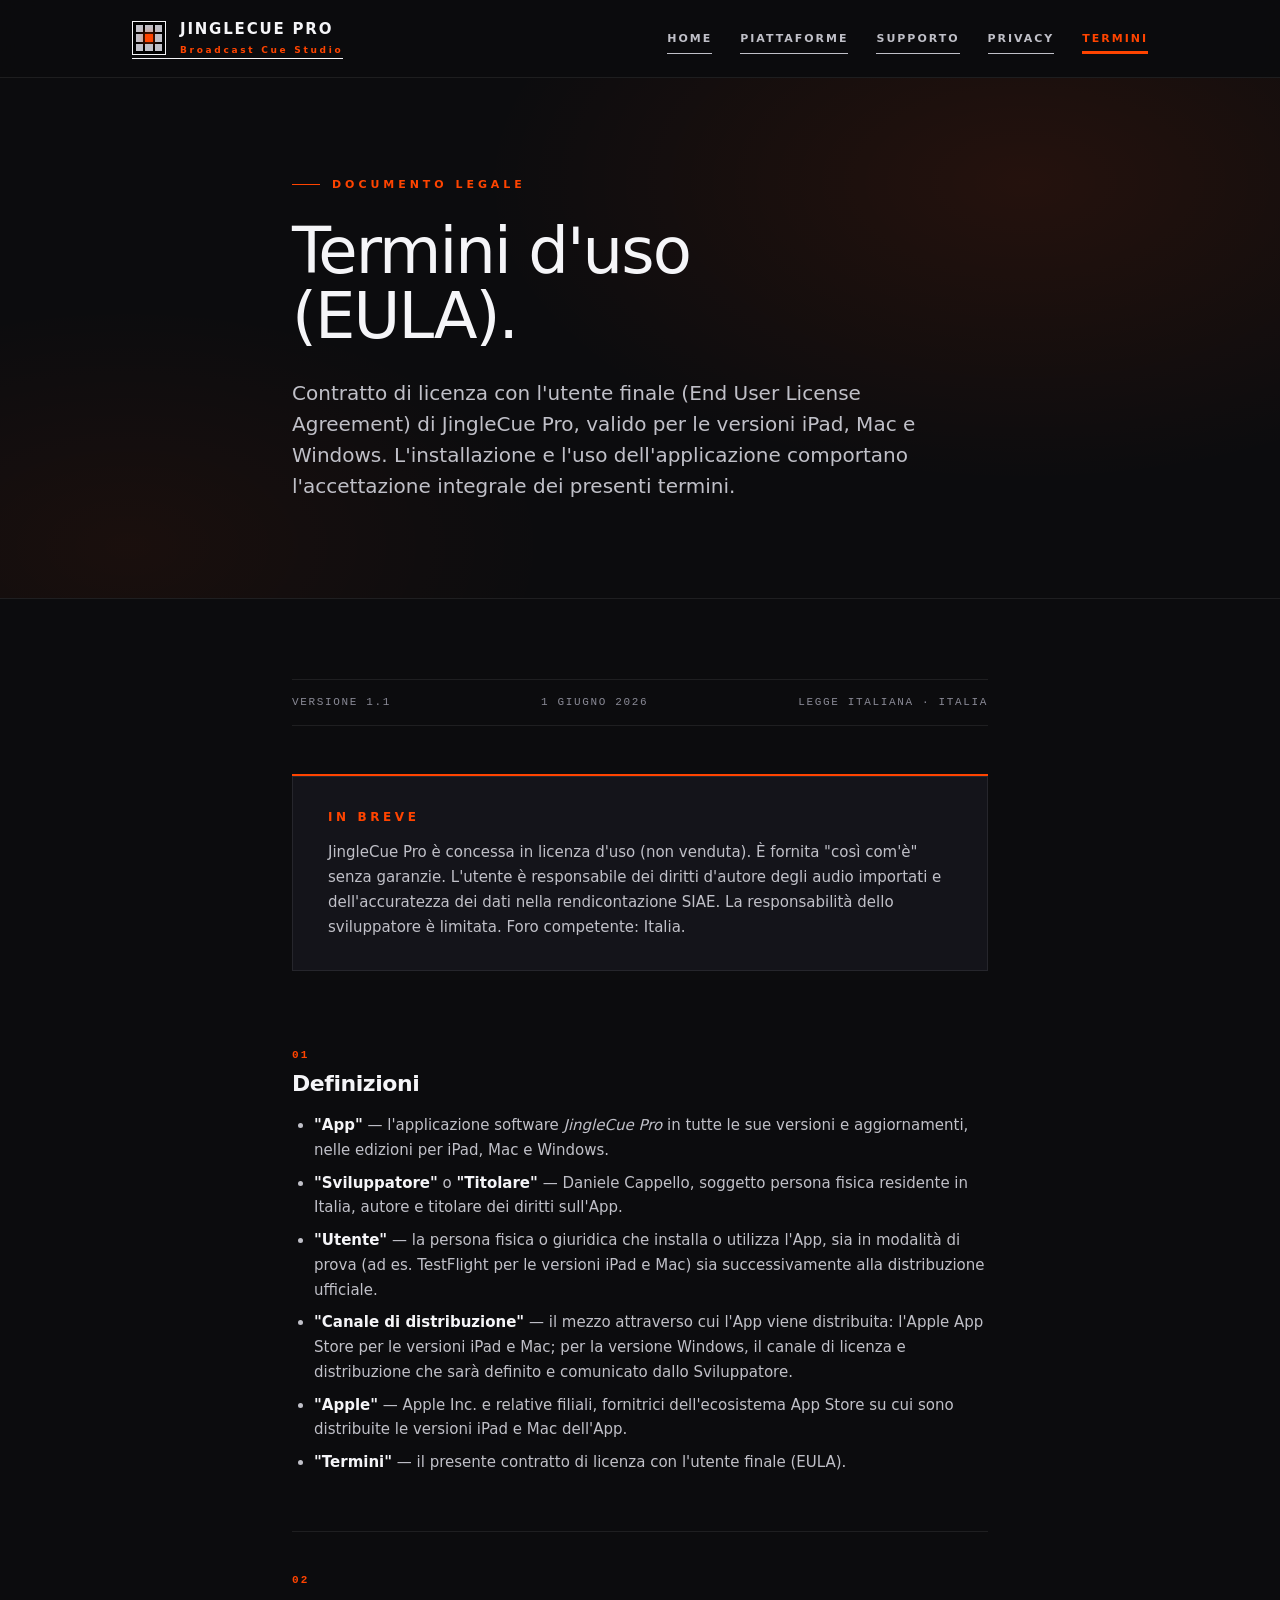
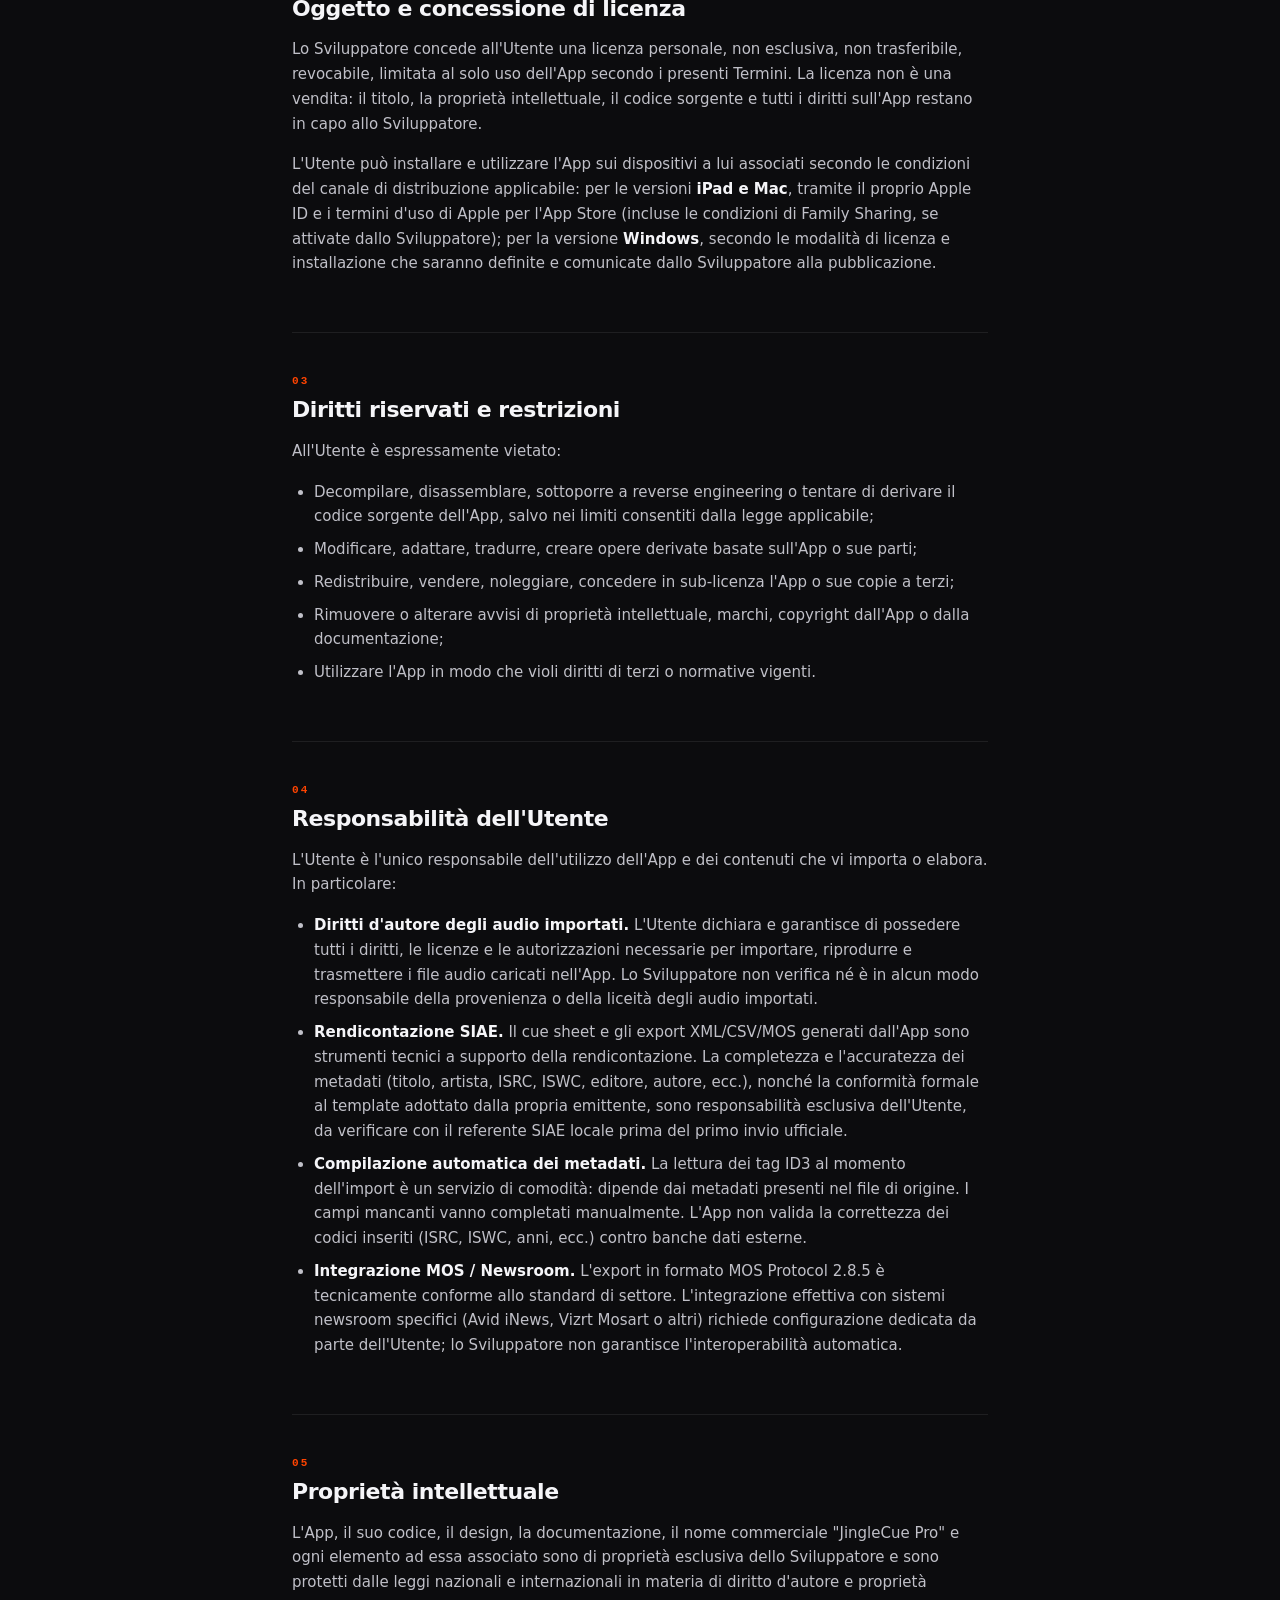
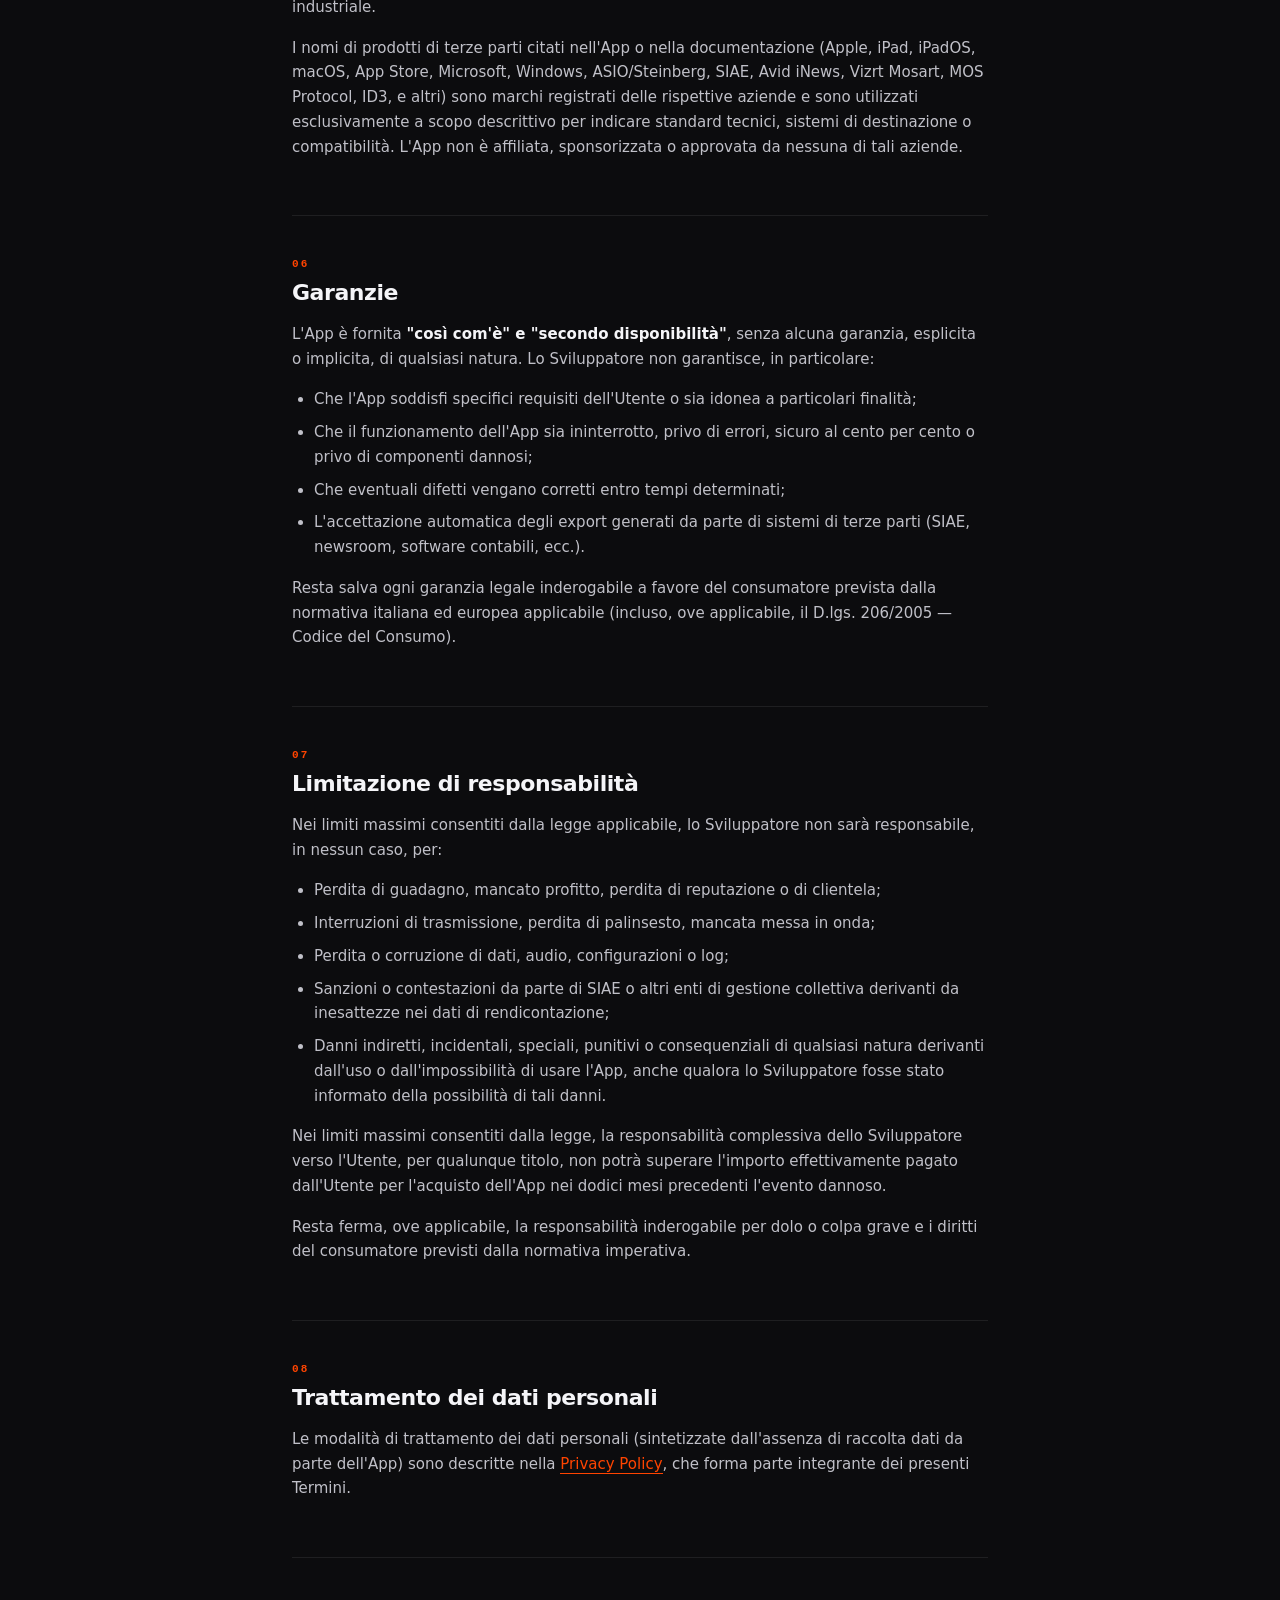
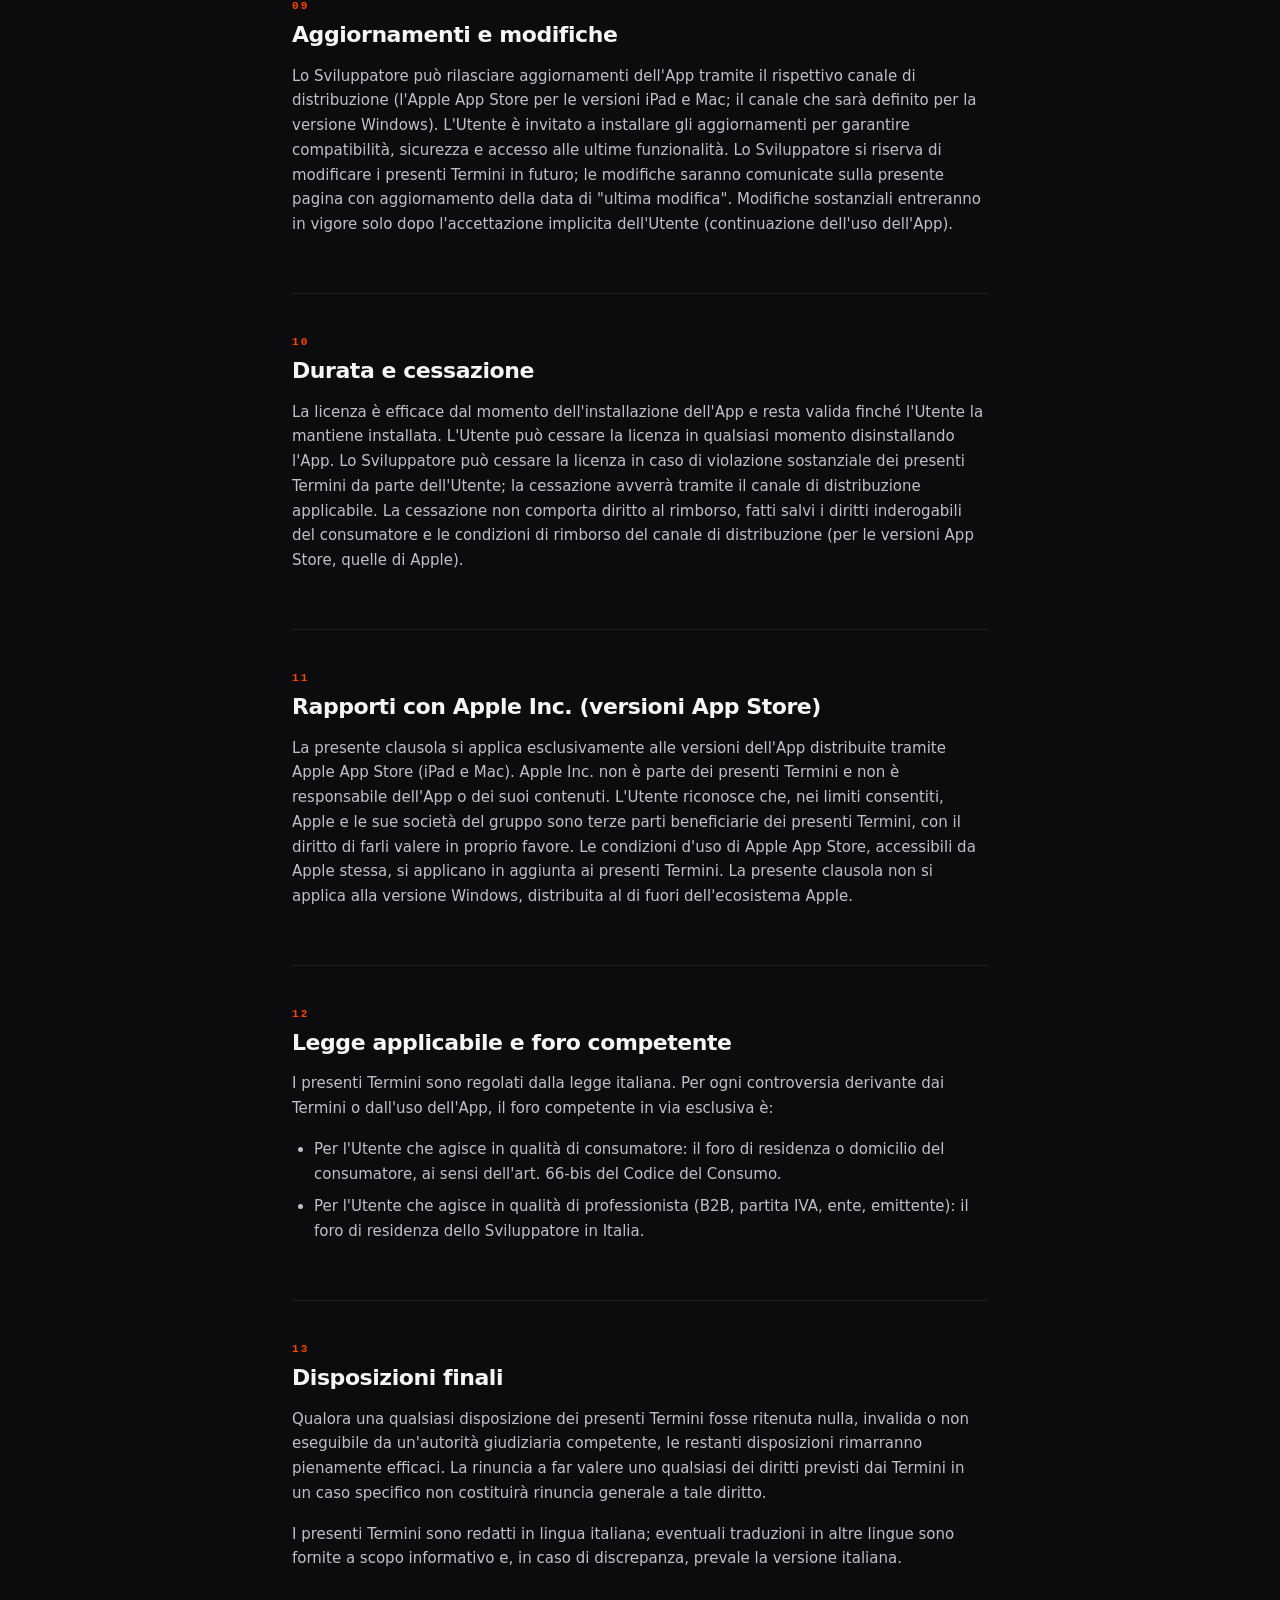
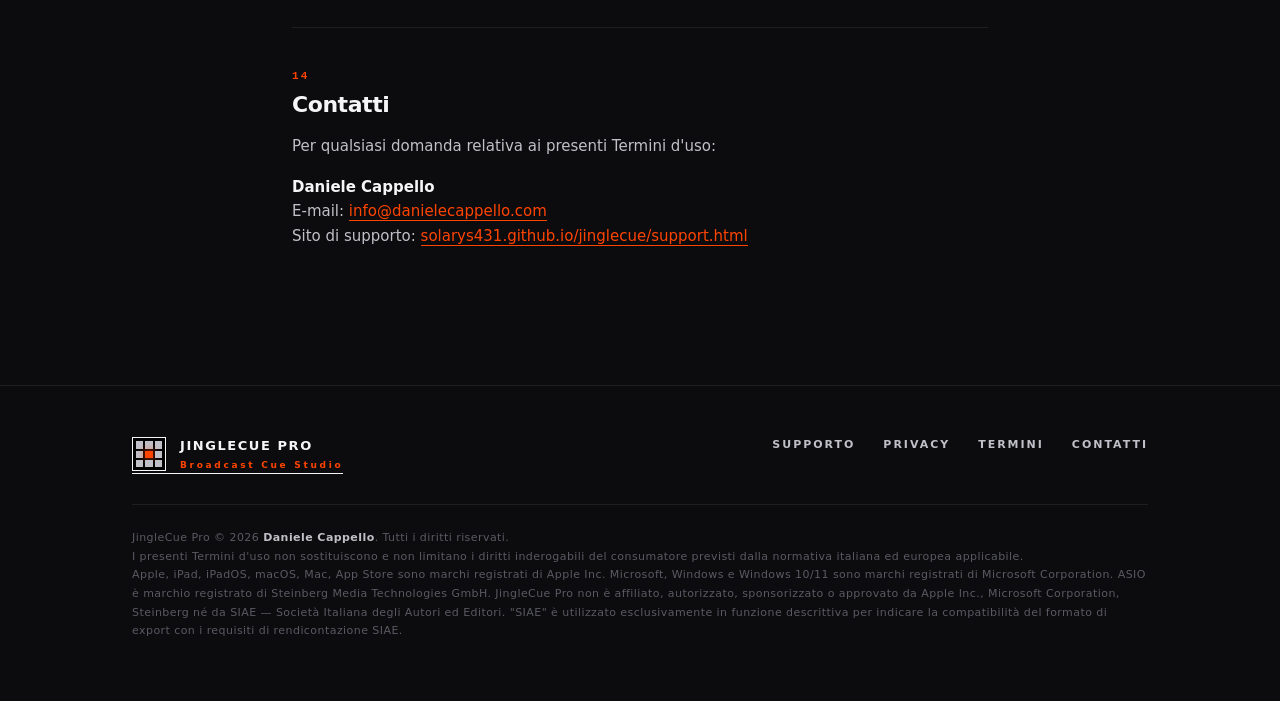
<file: terms.html>
<!DOCTYPE html>
<html lang="it">
<head>
<meta charset="UTF-8">
<meta name="viewport" content="width=device-width, initial-scale=1">
<title>Termini d'uso (EULA) — JingleCue Pro</title>
<meta name="description" content="Termini d'uso e contratto di licenza con l'utente finale (EULA) di JingleCue Pro per iPad, Mac e Windows.">
<meta name="theme-color" content="#0c0c0e">
<link rel="stylesheet" href="shared.css">
</head>
<body>

<nav class="top">
  <div class="inner">
    <a href="index.html" class="logo">
      <div class="logo-mark">
        <span></span><span></span><span></span>
        <span></span><span></span><span></span>
        <span></span><span></span><span></span>
      </div>
      <div class="logo-text">
        <span class="name">JingleCue Pro</span>
        <span class="sub">Broadcast Cue Studio</span>
      </div>
    </a>
    <div class="links">
      <a href="index.html">Home</a>
      <a href="index.html#piattaforme">Piattaforme</a>
      <a href="support.html">Supporto</a>
      <a href="privacy.html">Privacy</a>
      <a href="terms.html" class="active">Termini</a>
    </div>
  </div>
</nav>

<section class="hero">
  <div class="container narrow">
    <div class="eyebrow">Documento legale</div>
    <h1>Termini d'uso<br>(EULA).</h1>
    <p class="lead">
      Contratto di licenza con l'utente finale (End User License Agreement) di JingleCue Pro,
      valido per le versioni iPad, Mac e Windows. L'installazione e l'uso dell'applicazione
      comportano l'accettazione integrale dei presenti termini.
    </p>
  </div>
</section>

<section>
  <div class="container narrow">

    <div class="meta-line">
      <span>Versione 1.1</span>
      <span>1 giugno 2026</span>
      <span>Legge italiana · Italia</span>
    </div>

    <div class="box">
      <h3>In breve</h3>
      <p>
        JingleCue Pro è concessa in licenza d'uso (non venduta). È fornita "così com'è" senza
        garanzie. L'utente è responsabile dei diritti d'autore degli audio importati e
        dell'accuratezza dei dati nella rendicontazione SIAE. La responsabilità dello sviluppatore
        è limitata. Foro competente: Italia.
      </p>
    </div>

    <div class="legal-section">
      <span class="section-number">01</span>
      <h2>Definizioni</h2>
      <ul>
        <li><strong>"App"</strong> — l'applicazione software <em>JingleCue Pro</em> in tutte le sue versioni e aggiornamenti, nelle edizioni per iPad, Mac e Windows.</li>
        <li><strong>"Sviluppatore"</strong> o <strong>"Titolare"</strong> — Daniele Cappello, soggetto persona fisica residente in Italia, autore e titolare dei diritti sull'App.</li>
        <li><strong>"Utente"</strong> — la persona fisica o giuridica che installa o utilizza l'App, sia in modalità di prova (ad es. TestFlight per le versioni iPad e Mac) sia successivamente alla distribuzione ufficiale.</li>
        <li><strong>"Canale di distribuzione"</strong> — il mezzo attraverso cui l'App viene distribuita: l'Apple App Store per le versioni iPad e Mac; per la versione Windows, il canale di licenza e distribuzione che sarà definito e comunicato dallo Sviluppatore.</li>
        <li><strong>"Apple"</strong> — Apple Inc. e relative filiali, fornitrici dell'ecosistema App Store su cui sono distribuite le versioni iPad e Mac dell'App.</li>
        <li><strong>"Termini"</strong> — il presente contratto di licenza con l'utente finale (EULA).</li>
      </ul>
    </div>

    <div class="legal-section">
      <span class="section-number">02</span>
      <h2>Oggetto e concessione di licenza</h2>
      <p>
        Lo Sviluppatore concede all'Utente una licenza personale, non esclusiva, non trasferibile,
        revocabile, limitata al solo uso dell'App secondo i presenti Termini. La licenza non è
        una vendita: il titolo, la proprietà intellettuale, il codice sorgente e tutti i diritti
        sull'App restano in capo allo Sviluppatore.
      </p>
      <p>
        L'Utente può installare e utilizzare l'App sui dispositivi a lui associati secondo le
        condizioni del canale di distribuzione applicabile: per le versioni <strong>iPad e Mac</strong>,
        tramite il proprio Apple ID e i termini d'uso di Apple per l'App Store (incluse le condizioni
        di Family Sharing, se attivate dallo Sviluppatore); per la versione <strong>Windows</strong>,
        secondo le modalità di licenza e installazione che saranno definite e comunicate dallo
        Sviluppatore alla pubblicazione.
      </p>
    </div>

    <div class="legal-section">
      <span class="section-number">03</span>
      <h2>Diritti riservati e restrizioni</h2>
      <p>All'Utente è espressamente vietato:</p>
      <ul>
        <li>Decompilare, disassemblare, sottoporre a reverse engineering o tentare di derivare il codice sorgente dell'App, salvo nei limiti consentiti dalla legge applicabile;</li>
        <li>Modificare, adattare, tradurre, creare opere derivate basate sull'App o sue parti;</li>
        <li>Redistribuire, vendere, noleggiare, concedere in sub-licenza l'App o sue copie a terzi;</li>
        <li>Rimuovere o alterare avvisi di proprietà intellettuale, marchi, copyright dall'App o dalla documentazione;</li>
        <li>Utilizzare l'App in modo che violi diritti di terzi o normative vigenti.</li>
      </ul>
    </div>

    <div class="legal-section">
      <span class="section-number">04</span>
      <h2>Responsabilità dell'Utente</h2>
      <p>
        L'Utente è l'unico responsabile dell'utilizzo dell'App e dei contenuti che vi importa o
        elabora. In particolare:
      </p>
      <ul>
        <li><strong>Diritti d'autore degli audio importati.</strong> L'Utente dichiara e garantisce di possedere tutti i diritti, le licenze e le autorizzazioni necessarie per importare, riprodurre e trasmettere i file audio caricati nell'App. Lo Sviluppatore non verifica né è in alcun modo responsabile della provenienza o della liceità degli audio importati.</li>
        <li><strong>Rendicontazione SIAE.</strong> Il cue sheet e gli export XML/CSV/MOS generati dall'App sono strumenti tecnici a supporto della rendicontazione. La completezza e l'accuratezza dei metadati (titolo, artista, ISRC, ISWC, editore, autore, ecc.), nonché la conformità formale al template adottato dalla propria emittente, sono responsabilità esclusiva dell'Utente, da verificare con il referente SIAE locale prima del primo invio ufficiale.</li>
        <li><strong>Compilazione automatica dei metadati.</strong> La lettura dei tag ID3 al momento dell'import è un servizio di comodità: dipende dai metadati presenti nel file di origine. I campi mancanti vanno completati manualmente. L'App non valida la correttezza dei codici inseriti (ISRC, ISWC, anni, ecc.) contro banche dati esterne.</li>
        <li><strong>Integrazione MOS / Newsroom.</strong> L'export in formato MOS Protocol 2.8.5 è tecnicamente conforme allo standard di settore. L'integrazione effettiva con sistemi newsroom specifici (Avid iNews, Vizrt Mosart o altri) richiede configurazione dedicata da parte dell'Utente; lo Sviluppatore non garantisce l'interoperabilità automatica.</li>
      </ul>
    </div>

    <div class="legal-section">
      <span class="section-number">05</span>
      <h2>Proprietà intellettuale</h2>
      <p>
        L'App, il suo codice, il design, la documentazione, il nome commerciale "JingleCue Pro" e
        ogni elemento ad essa associato sono di proprietà esclusiva dello Sviluppatore e sono
        protetti dalle leggi nazionali e internazionali in materia di diritto d'autore e proprietà
        industriale.
      </p>
      <p>
        I nomi di prodotti di terze parti citati nell'App o nella documentazione (Apple, iPad,
        iPadOS, macOS, App Store, Microsoft, Windows, ASIO/Steinberg, SIAE, Avid iNews, Vizrt Mosart,
        MOS Protocol, ID3, e altri) sono marchi registrati delle rispettive aziende e sono utilizzati
        esclusivamente a scopo descrittivo per indicare standard tecnici, sistemi di destinazione o
        compatibilità. L'App non è affiliata, sponsorizzata o approvata da nessuna di tali aziende.
      </p>
    </div>

    <div class="legal-section">
      <span class="section-number">06</span>
      <h2>Garanzie</h2>
      <p>
        L'App è fornita <strong>"così com'è" e "secondo disponibilità"</strong>, senza alcuna
        garanzia, esplicita o implicita, di qualsiasi natura. Lo Sviluppatore non garantisce, in
        particolare:
      </p>
      <ul>
        <li>Che l'App soddisfi specifici requisiti dell'Utente o sia idonea a particolari finalità;</li>
        <li>Che il funzionamento dell'App sia ininterrotto, privo di errori, sicuro al cento per cento o privo di componenti dannosi;</li>
        <li>Che eventuali difetti vengano corretti entro tempi determinati;</li>
        <li>L'accettazione automatica degli export generati da parte di sistemi di terze parti (SIAE, newsroom, software contabili, ecc.).</li>
      </ul>
      <p>
        Resta salva ogni garanzia legale inderogabile a favore del consumatore prevista dalla
        normativa italiana ed europea applicabile (incluso, ove applicabile, il D.lgs. 206/2005
        — Codice del Consumo).
      </p>
    </div>

    <div class="legal-section">
      <span class="section-number">07</span>
      <h2>Limitazione di responsabilità</h2>
      <p>
        Nei limiti massimi consentiti dalla legge applicabile, lo Sviluppatore non sarà
        responsabile, in nessun caso, per:
      </p>
      <ul>
        <li>Perdita di guadagno, mancato profitto, perdita di reputazione o di clientela;</li>
        <li>Interruzioni di trasmissione, perdita di palinsesto, mancata messa in onda;</li>
        <li>Perdita o corruzione di dati, audio, configurazioni o log;</li>
        <li>Sanzioni o contestazioni da parte di SIAE o altri enti di gestione collettiva derivanti da inesattezze nei dati di rendicontazione;</li>
        <li>Danni indiretti, incidentali, speciali, punitivi o consequenziali di qualsiasi natura derivanti dall'uso o dall'impossibilità di usare l'App, anche qualora lo Sviluppatore fosse stato informato della possibilità di tali danni.</li>
      </ul>
      <p>
        Nei limiti massimi consentiti dalla legge, la responsabilità complessiva dello
        Sviluppatore verso l'Utente, per qualunque titolo, non potrà superare l'importo
        effettivamente pagato dall'Utente per l'acquisto dell'App nei dodici mesi precedenti
        l'evento dannoso.
      </p>
      <p>
        Resta ferma, ove applicabile, la responsabilità inderogabile per dolo o colpa grave e i
        diritti del consumatore previsti dalla normativa imperativa.
      </p>
    </div>

    <div class="legal-section">
      <span class="section-number">08</span>
      <h2>Trattamento dei dati personali</h2>
      <p>
        Le modalità di trattamento dei dati personali (sintetizzate dall'assenza di raccolta dati
        da parte dell'App) sono descritte nella <a href="privacy.html">Privacy Policy</a>, che
        forma parte integrante dei presenti Termini.
      </p>
    </div>

    <div class="legal-section">
      <span class="section-number">09</span>
      <h2>Aggiornamenti e modifiche</h2>
      <p>
        Lo Sviluppatore può rilasciare aggiornamenti dell'App tramite il rispettivo canale di
        distribuzione (l'Apple App Store per le versioni iPad e Mac; il canale che sarà definito per
        la versione Windows). L'Utente è invitato a installare gli aggiornamenti per garantire
        compatibilità, sicurezza e accesso alle ultime funzionalità. Lo Sviluppatore si riserva di
        modificare i presenti Termini in futuro; le modifiche saranno comunicate sulla presente
        pagina con aggiornamento della data di "ultima modifica". Modifiche sostanziali entreranno in
        vigore solo dopo l'accettazione implicita dell'Utente (continuazione dell'uso dell'App).
      </p>
    </div>

    <div class="legal-section">
      <span class="section-number">10</span>
      <h2>Durata e cessazione</h2>
      <p>
        La licenza è efficace dal momento dell'installazione dell'App e resta valida finché
        l'Utente la mantiene installata. L'Utente può cessare la licenza in qualsiasi momento
        disinstallando l'App. Lo Sviluppatore può cessare la licenza in caso di violazione
        sostanziale dei presenti Termini da parte dell'Utente; la cessazione avverrà tramite il
        canale di distribuzione applicabile. La cessazione non comporta diritto al rimborso, fatti
        salvi i diritti inderogabili del consumatore e le condizioni di rimborso del canale di
        distribuzione (per le versioni App Store, quelle di Apple).
      </p>
    </div>

    <div class="legal-section">
      <span class="section-number">11</span>
      <h2>Rapporti con Apple Inc. (versioni App Store)</h2>
      <p>
        La presente clausola si applica esclusivamente alle versioni dell'App distribuite tramite
        Apple App Store (iPad e Mac). Apple Inc. non è parte dei presenti Termini e non è
        responsabile dell'App o dei suoi contenuti. L'Utente riconosce che, nei limiti consentiti,
        Apple e le sue società del gruppo sono terze parti beneficiarie dei presenti Termini, con il
        diritto di farli valere in proprio favore. Le condizioni d'uso di Apple App Store, accessibili
        da Apple stessa, si applicano in aggiunta ai presenti Termini. La presente clausola non si
        applica alla versione Windows, distribuita al di fuori dell'ecosistema Apple.
      </p>
    </div>

    <div class="legal-section">
      <span class="section-number">12</span>
      <h2>Legge applicabile e foro competente</h2>
      <p>
        I presenti Termini sono regolati dalla legge italiana. Per ogni controversia derivante
        dai Termini o dall'uso dell'App, il foro competente in via esclusiva è:
      </p>
      <ul>
        <li>Per l'Utente che agisce in qualità di consumatore: il foro di residenza o domicilio del consumatore, ai sensi dell'art. 66-bis del Codice del Consumo.</li>
        <li>Per l'Utente che agisce in qualità di professionista (B2B, partita IVA, ente, emittente): il foro di residenza dello Sviluppatore in Italia.</li>
      </ul>
    </div>

    <div class="legal-section">
      <span class="section-number">13</span>
      <h2>Disposizioni finali</h2>
      <p>
        Qualora una qualsiasi disposizione dei presenti Termini fosse ritenuta nulla, invalida o
        non eseguibile da un'autorità giudiziaria competente, le restanti disposizioni rimarranno
        pienamente efficaci. La rinuncia a far valere uno qualsiasi dei diritti previsti dai
        Termini in un caso specifico non costituirà rinuncia generale a tale diritto.
      </p>
      <p>
        I presenti Termini sono redatti in lingua italiana; eventuali traduzioni in altre lingue
        sono fornite a scopo informativo e, in caso di discrepanza, prevale la versione italiana.
      </p>
    </div>

    <div class="legal-section">
      <span class="section-number">14</span>
      <h2>Contatti</h2>
      <p>
        Per qualsiasi domanda relativa ai presenti Termini d'uso:
      </p>
      <p>
        <strong>Daniele Cappello</strong><br>
        E-mail: <a href="mailto:info@danielecappello.com">info@danielecappello.com</a><br>
        Sito di supporto: <a href="support.html">solarys431.github.io/jinglecue/support.html</a>
      </p>
    </div>

  </div>
</section>

<footer class="bottom">
  <div class="container">
    <div class="row">
      <div class="left">
        <a href="index.html" class="logo">
          <div class="logo-mark">
            <span></span><span></span><span></span>
            <span></span><span></span><span></span>
            <span></span><span></span><span></span>
          </div>
          <div class="logo-text">
            <span class="name">JingleCue Pro</span>
            <span class="sub">Broadcast Cue Studio</span>
          </div>
        </a>
      </div>
      <div class="right">
        <a href="support.html">Supporto</a>
        <a href="privacy.html">Privacy</a>
        <a href="terms.html">Termini</a>
        <a href="mailto:info@danielecappello.com">Contatti</a>
      </div>
    </div>
    <div class="legal">
      JingleCue Pro © 2026 <strong style="color: var(--text-2)">Daniele Cappello</strong>. Tutti i diritti riservati.<br>
      I presenti Termini d'uso non sostituiscono e non limitano i diritti inderogabili del consumatore previsti dalla normativa italiana ed europea applicabile.<br>
      Apple, iPad, iPadOS, macOS, Mac, App Store sono marchi registrati di Apple Inc. Microsoft, Windows e Windows 10/11 sono marchi registrati di Microsoft Corporation. ASIO è marchio registrato di Steinberg Media Technologies GmbH. JingleCue Pro non è affiliato, autorizzato, sponsorizzato o approvato da Apple Inc., Microsoft Corporation, Steinberg né da SIAE — Società Italiana degli Autori ed Editori. "SIAE" è utilizzato esclusivamente in funzione descrittiva per indicare la compatibilità del formato di export con i requisiti di rendicontazione SIAE.
    </div>
  </div>
</footer>

</body>
</html>
</file>
<file: shared.css>
/* JingleCue Pro · Architectural Mono v2
   Stile editoriale broadcast, coerente con l'app iPad nativa. */

*, *::before, *::after { box-sizing: border-box; margin: 0; padding: 0; }

:root {
  --bg-0: #0c0c0e;
  --bg-1: #14141a;
  --bg-2: #1d1d24;
  --bg-3: #25252f;

  --line: rgba(255, 255, 255, 0.08);
  --line-strong: rgba(255, 255, 255, 0.18);
  --line-faint: rgba(255, 255, 255, 0.04);

  --text-1: #f5f5f8;
  --text-2: #c0c0c8;
  --text-3: #8a8a96;
  --text-4: #5a5a64;

  --accent: #ff4400;
  --accent-soft: #ff6622;
  --accent-glow: rgba(255, 68, 0, 0.22);
  --ok: #3ee07c;
  --live: #ff1d4a;

  --font-sans: -apple-system, BlinkMacSystemFont, 'SF Pro Display', 'Inter', system-ui, sans-serif;
  --font-mono: 'SF Mono', 'JetBrains Mono', 'IBM Plex Mono', Menlo, Monaco, monospace;

  --container: 1080px;
  --container-narrow: 760px;
}

html { scroll-behavior: smooth; }
body {
  font-family: var(--font-sans);
  background: var(--bg-0);
  color: var(--text-1);
  -webkit-font-smoothing: antialiased;
  -moz-osx-font-smoothing: grayscale;
  line-height: 1.55;
  font-size: 16px;
  font-feature-settings: 'ss01', 'cv11';
  overflow-x: hidden;
}

.container { max-width: var(--container); margin: 0 auto; padding: 0 32px; }
.container.narrow { max-width: var(--container-narrow); }

/* === NAV TOP === */
nav.top {
  position: sticky; top: 0; z-index: 50;
  background: rgba(12, 12, 14, 0.85);
  backdrop-filter: saturate(180%) blur(20px);
  -webkit-backdrop-filter: saturate(180%) blur(20px);
  border-bottom: 1px solid var(--line);
}
nav.top .inner {
  display: flex; align-items: center; justify-content: space-between;
  padding: 18px 32px;
  max-width: var(--container); margin: 0 auto;
}
.logo {
  display: flex; align-items: center; gap: 14px;
  text-decoration: none; color: inherit;
  transition: opacity 0.2s;
}
.logo:hover { opacity: 0.85; }
.logo-mark {
  width: 34px; height: 34px;
  display: grid;
  grid-template-columns: repeat(3, 1fr);
  grid-template-rows: repeat(3, 1fr);
  gap: 2px;
  padding: 3px;
  background: #000;
  border: 1px solid var(--text-1);
}
.logo-mark span { background: var(--text-2); }
.logo-mark span:nth-child(5) { background: var(--accent); box-shadow: 0 0 8px var(--accent); }
.logo-text {
  display: flex; flex-direction: column;
  letter-spacing: 0.14em;
}
.logo-text .name {
  font-size: 15px; font-weight: 800;
  text-transform: uppercase;
  letter-spacing: 0.12em;
}
.logo-text .sub {
  font-size: 9px;
  letter-spacing: 0.3em;
  color: var(--accent);
  font-weight: 700;
  margin-top: 3px;
}
nav.top .links { display: flex; gap: 28px; align-items: center; }
nav.top .links a {
  font-size: 11px;
  color: var(--text-2);
  text-decoration: none;
  font-weight: 600;
  letter-spacing: 0.18em;
  text-transform: uppercase;
  transition: color 0.18s;
  position: relative;
  padding: 6px 0;
}
nav.top .links a:hover { color: var(--text-1); }
nav.top .links a.active { color: var(--accent); }
nav.top .links a.active::after {
  content: '';
  position: absolute;
  left: 0; right: 0; bottom: 0;
  height: 2px;
  background: var(--accent);
}

/* === HERO === */
.hero {
  position: relative;
  padding: 90px 0 80px;
  overflow: hidden;
  border-bottom: 1px solid var(--line);
}
.hero::before {
  content: ''; position: absolute; inset: 0;
  background:
    radial-gradient(900px 500px at 80% 20%, rgba(255, 68, 0, 0.10), transparent 60%),
    radial-gradient(700px 400px at 10% 90%, rgba(255, 68, 0, 0.06), transparent 60%);
  pointer-events: none;
}
.hero .container { position: relative; z-index: 1; }

.eyebrow {
  display: inline-flex; align-items: center; gap: 12px;
  font-size: 11px;
  letter-spacing: 0.36em;
  text-transform: uppercase;
  color: var(--accent);
  font-weight: 700;
  margin-bottom: 26px;
}
.eyebrow::before {
  content: '';
  display: inline-block;
  width: 28px; height: 1px;
  background: var(--accent);
}
.eyebrow.center { justify-content: center; }
.eyebrow.center::before { display: none; }

.section-number {
  font-family: var(--font-mono);
  font-size: 11px;
  color: var(--accent);
  letter-spacing: 0.2em;
  font-weight: 700;
  display: block;
  margin-bottom: 14px;
}

h1 {
  font-size: 64px;
  font-weight: 200;
  line-height: 1.02;
  letter-spacing: -0.03em;
  margin-bottom: 28px;
  color: var(--text-1);
}
h1 em {
  font-style: normal;
  font-weight: 800;
  color: var(--accent);
}
h1 strong { font-weight: 800; }

h2 {
  font-size: 36px;
  font-weight: 700;
  letter-spacing: -0.02em;
  line-height: 1.12;
  margin: 0 0 18px;
  color: var(--text-1);
}

h3 {
  font-size: 18px;
  font-weight: 700;
  letter-spacing: 0.01em;
  margin: 0 0 12px;
  color: var(--text-1);
}

.lead {
  font-size: 20px;
  color: var(--text-2);
  line-height: 1.55;
  max-width: 640px;
  font-weight: 300;
}

p, ul, ol {
  color: var(--text-2);
  margin-bottom: 16px;
  font-size: 15px;
  line-height: 1.65;
}
p strong, ul strong, ol strong { color: var(--text-1); font-weight: 600; }

ul, ol { padding-left: 22px; }
li { margin-bottom: 8px; }

a { color: var(--accent); text-decoration: none; border-bottom: 1px solid currentColor; transition: color 0.18s; }
a:hover { color: var(--accent-soft); }

code, kbd, .mono {
  font-family: var(--font-mono);
  font-size: 13px;
  background: var(--bg-1);
  padding: 3px 8px;
  color: var(--text-1);
  border: 1px solid var(--line);
}

/* === SECTIONS === */
section {
  padding: 80px 0;
  position: relative;
}
section.alt {
  background: var(--bg-1);
  border-top: 1px solid var(--line);
  border-bottom: 1px solid var(--line);
}

.section-head {
  margin-bottom: 56px;
  max-width: 720px;
}
.section-head.center { text-align: center; margin-left: auto; margin-right: auto; }

/* === FEATURE GRID === */
.features {
  display: grid;
  grid-template-columns: repeat(2, 1fr);
  gap: 1px;
  background: var(--line);
  border: 1px solid var(--line);
}
.feat {
  background: var(--bg-0);
  padding: 38px 32px;
  transition: background 0.2s;
  position: relative;
}
.feat:hover { background: var(--bg-1); }
.feat .num {
  font-family: var(--font-mono);
  font-size: 11px;
  color: var(--accent);
  letter-spacing: 0.2em;
  font-weight: 700;
  margin-bottom: 18px;
  display: block;
}
.feat h3 { margin-bottom: 10px; font-size: 17px; font-weight: 700; }
.feat p {
  font-size: 14px;
  color: var(--text-2);
  line-height: 1.6;
  margin: 0;
}

/* === BOX / CALLOUT === */
.box {
  background: var(--bg-1);
  border-top: 2px solid var(--accent);
  padding: 32px 36px;
  margin: 36px 0;
  position: relative;
}
.box::before {
  content: '';
  position: absolute;
  top: 0; left: 0; right: 0; bottom: 0;
  border: 1px solid var(--line);
  pointer-events: none;
}
.box h3 {
  display: flex; align-items: center; gap: 12px;
  font-size: 12px;
  letter-spacing: 0.3em;
  text-transform: uppercase;
  color: var(--accent);
  margin-bottom: 14px;
}
.box p:last-child { margin-bottom: 0; }

/* === LEGAL / LONG-FORM SECTIONS === */
.legal-section {
  padding: 40px 0;
  border-bottom: 1px solid var(--line);
}
.legal-section:last-of-type { border-bottom: none; }
.legal-section .section-number { margin-bottom: 8px; }
.legal-section h2 { font-size: 22px; margin-bottom: 16px; }
.legal-section p { font-size: 15px; }

/* === FAQ === */
.faq details {
  border-top: 1px solid var(--line);
  padding: 24px 0;
  transition: background 0.2s;
}
.faq details:last-child { border-bottom: 1px solid var(--line); }
.faq summary {
  list-style: none; cursor: pointer;
  font-size: 16px;
  font-weight: 600;
  letter-spacing: -0.005em;
  display: flex;
  justify-content: space-between;
  align-items: flex-start;
  gap: 24px;
  color: var(--text-1);
  transition: color 0.18s;
}
.faq summary:hover { color: var(--accent); }
.faq summary::-webkit-details-marker { display: none; }
.faq summary::after {
  content: '+';
  color: var(--accent);
  font-size: 24px;
  font-weight: 300;
  line-height: 1;
  flex-shrink: 0;
  transition: transform 0.2s;
}
.faq details[open] summary::after { content: '–'; }
.faq details p, .faq details ul {
  margin-top: 16px;
  font-size: 14px;
  line-height: 1.7;
  color: var(--text-2);
}

/* === CTA === */
.cta-row {
  display: flex; gap: 14px; flex-wrap: wrap; align-items: center;
  margin-top: 36px;
}
.btn-primary, .btn-secondary {
  display: inline-flex; align-items: center; gap: 10px;
  padding: 14px 26px;
  font-size: 12px;
  font-weight: 800;
  letter-spacing: 0.18em;
  text-transform: uppercase;
  text-decoration: none;
  border: 1px solid;
  transition: all 0.2s;
}
.btn-primary {
  background: var(--accent);
  color: var(--bg-0);
  border-color: var(--accent);
  box-shadow: 0 8px 30px var(--accent-glow);
}
.btn-primary:hover {
  background: var(--accent-soft);
  border-color: var(--accent-soft);
}
.btn-secondary {
  background: transparent;
  color: var(--text-1);
  border-color: var(--line-strong);
}
.btn-secondary:hover {
  border-color: var(--text-1);
}

/* === TAGS === */
.tags {
  display: flex; gap: 8px; flex-wrap: wrap;
  margin-top: 28px;
}
.tag {
  font-size: 10px;
  letter-spacing: 0.2em;
  text-transform: uppercase;
  color: var(--text-2);
  font-weight: 700;
  padding: 8px 14px;
  background: rgba(255, 255, 255, 0.02);
  border: 1px solid var(--line);
}

/* === FOOTER === */
footer.bottom {
  padding: 50px 0 60px;
  border-top: 1px solid var(--line);
  background: var(--bg-0);
}
footer .row {
  display: flex; justify-content: space-between; align-items: flex-start;
  flex-wrap: wrap; gap: 24px;
  padding-bottom: 30px;
  border-bottom: 1px solid var(--line);
  margin-bottom: 24px;
}
footer .left .logo-text .name { font-size: 13px; }
footer .right {
  display: flex; gap: 28px;
  font-size: 11px;
  letter-spacing: 0.18em;
  text-transform: uppercase;
  font-weight: 600;
}
footer .right a {
  color: var(--text-2);
  border-bottom: none;
}
footer .right a:hover { color: var(--text-1); }
footer .legal {
  font-size: 11px;
  color: var(--text-4);
  letter-spacing: 0.04em;
  line-height: 1.7;
}

/* === META === */
.meta-line {
  display: flex; justify-content: space-between; align-items: center;
  font-family: var(--font-mono);
  font-size: 11px;
  color: var(--text-3);
  letter-spacing: 0.15em;
  text-transform: uppercase;
  padding: 14px 0;
  border-top: 1px solid var(--line);
  border-bottom: 1px solid var(--line);
  margin-bottom: 48px;
}

/* === RESPONSIVE === */
@media (max-width: 880px) {
  h1 { font-size: 44px; }
  h2 { font-size: 28px; }
  .features { grid-template-columns: 1fr; }
  nav.top .inner { padding: 14px 24px; }
  nav.top .links { gap: 18px; }
  nav.top .links a { font-size: 10px; letter-spacing: 0.12em; }
  section { padding: 60px 0; }
  .hero { padding: 60px 0 50px; }
  .container { padding: 0 22px; }
  .logo-text .sub { display: none; }
}

@media (max-width: 600px) {
  h1 { font-size: 34px; }
  h2 { font-size: 22px; }
  .lead { font-size: 17px; }
  .box { padding: 22px 22px; }
  footer .row { flex-direction: column; }
  footer .right { gap: 18px; flex-wrap: wrap; }
  .meta-line { flex-direction: column; align-items: flex-start; gap: 6px; }
}
</file>
